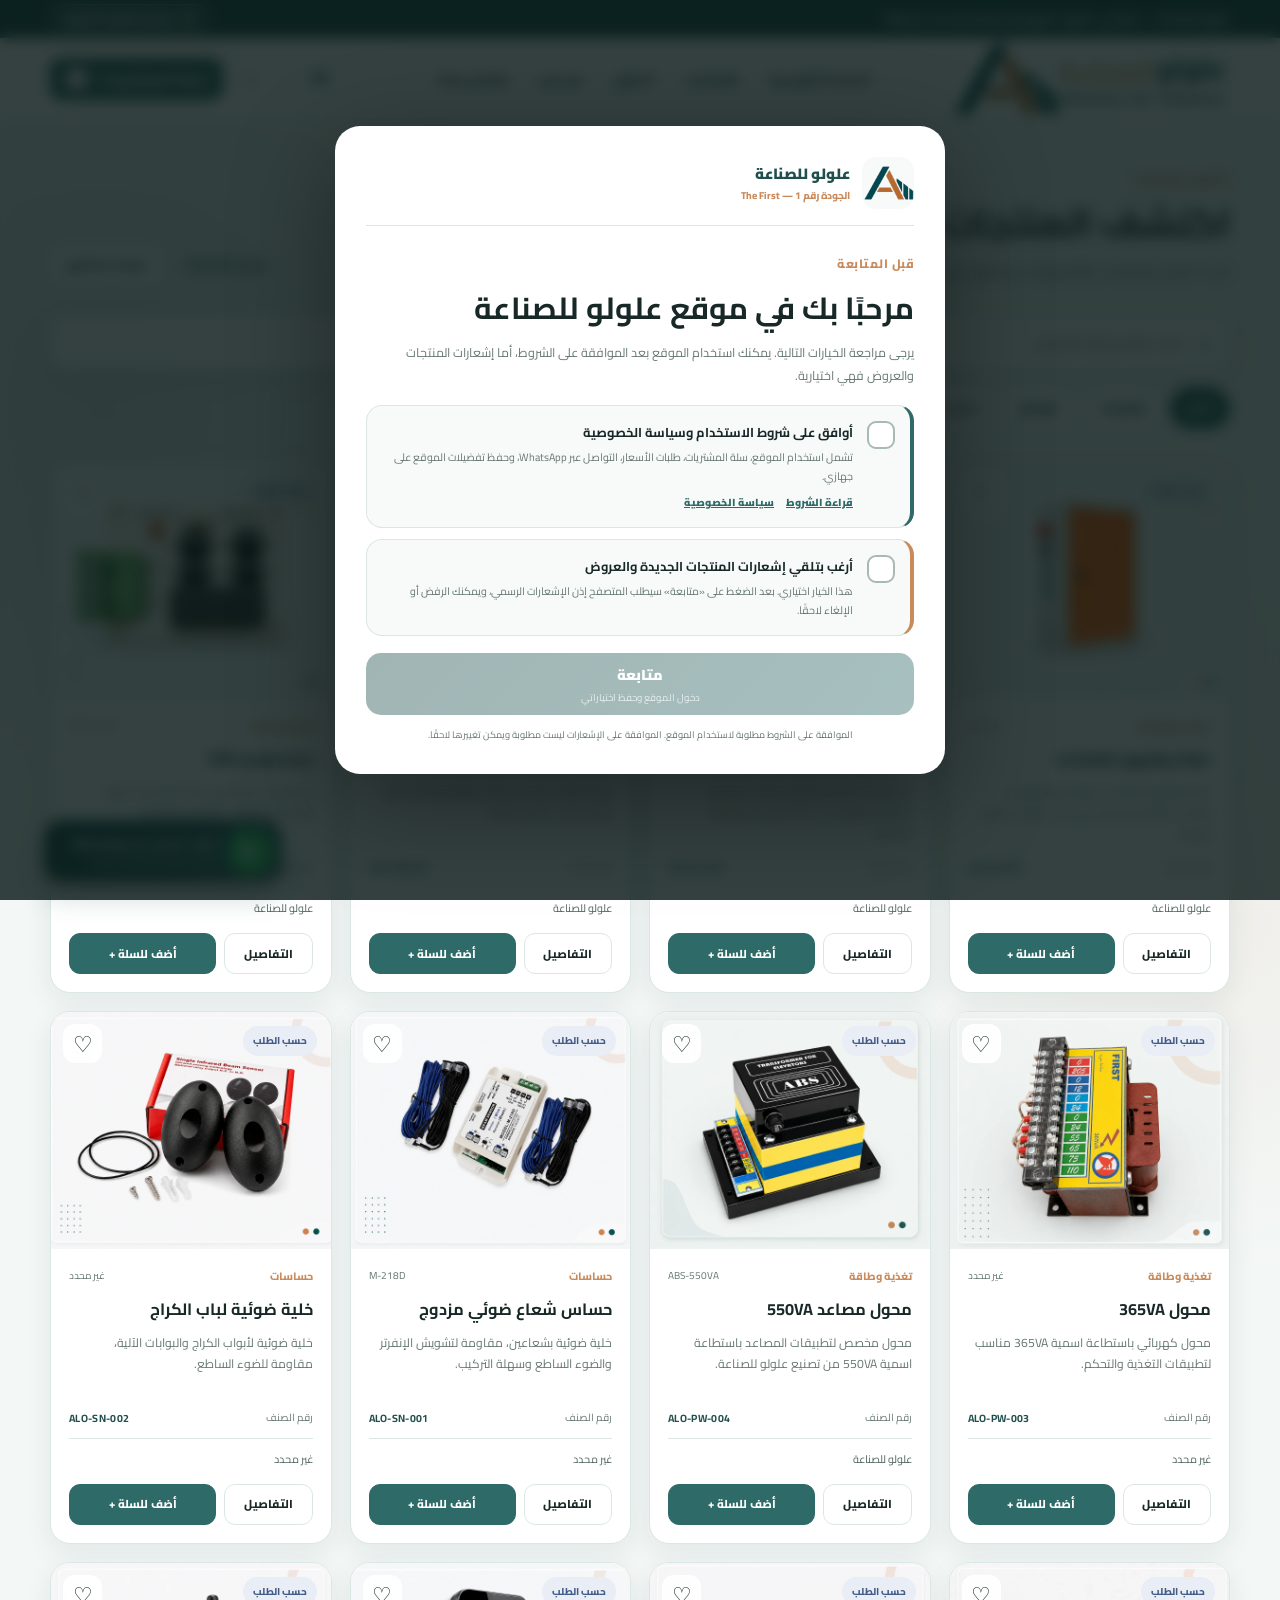
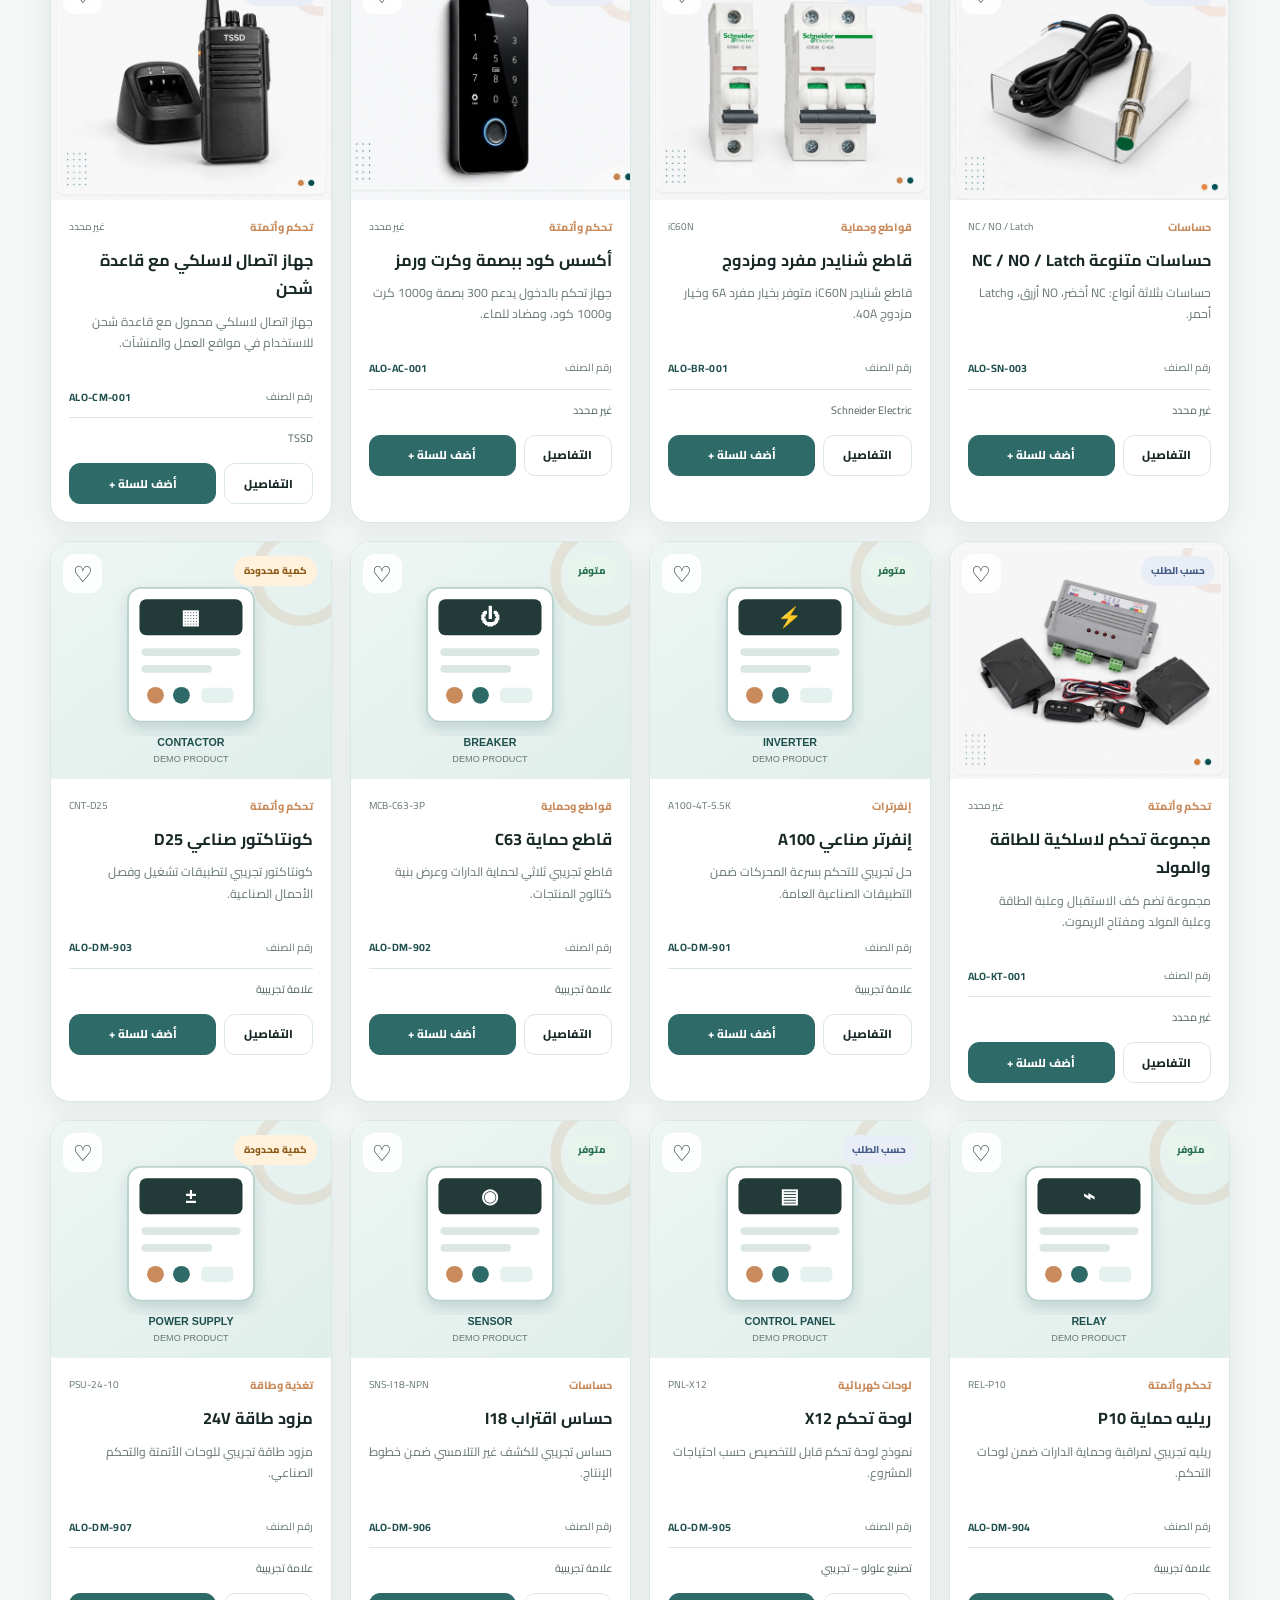
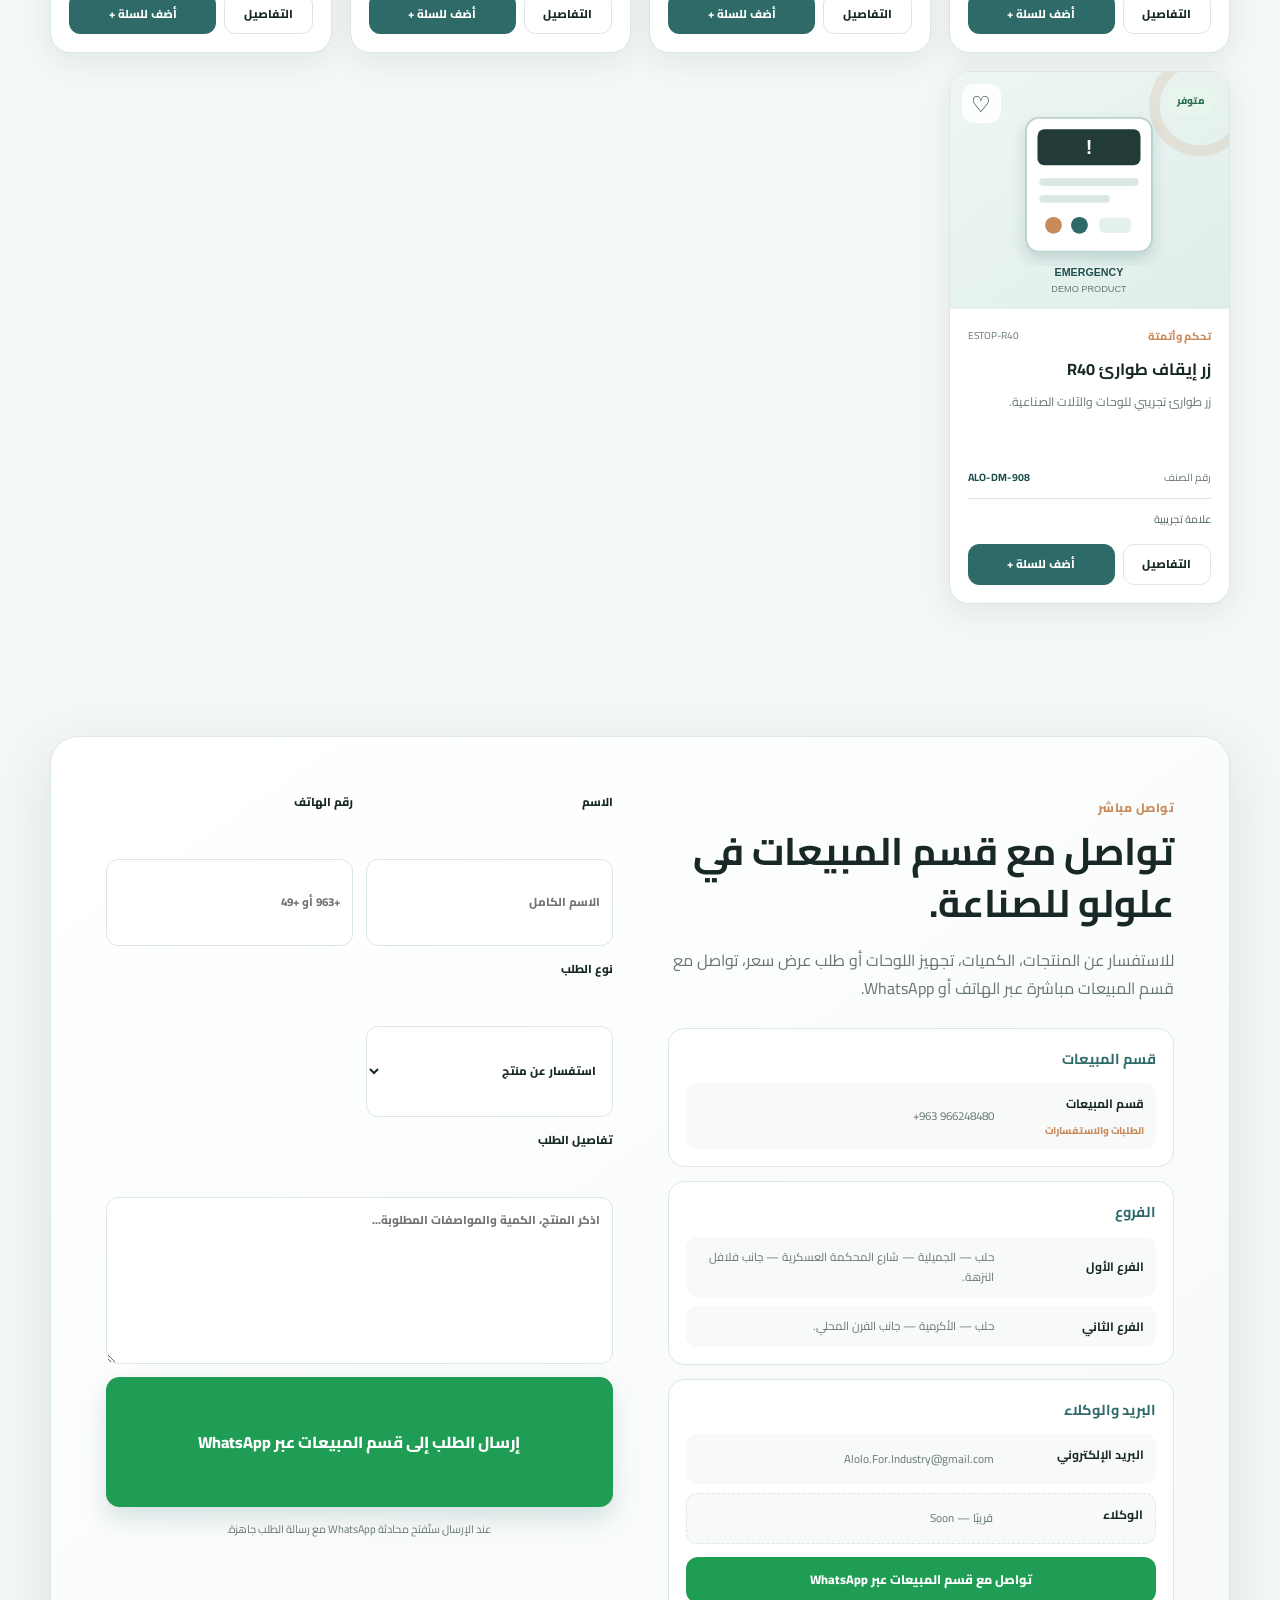
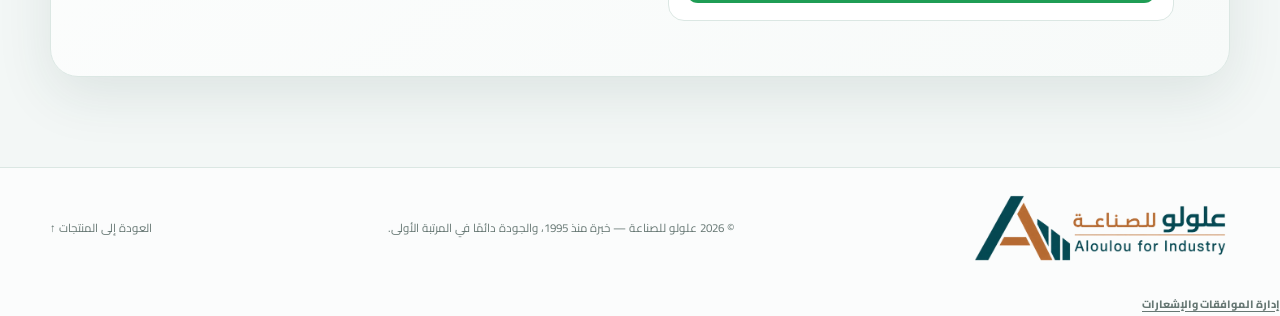
<file: index.html>
<!DOCTYPE html>

<html data-theme="light" dir="rtl" lang="ar">
<head>
<meta charset="utf-8"/>
<meta content="width=device-width, initial-scale=1" name="viewport"/>
<meta content="علولو للصناعة، خبرة منذ عام 1995 في المنتجات والحلول الكهربائية والصناعية وخدمة المشاريع والورش والمنشآت." name="description"/>
<meta content="علولو للصناعة" property="og:title"/>
<meta content="كتالوج علولو للصناعة للمنتجات والحلول الكهربائية والصناعية، مع طلب عرض سعر وتواصل مباشر." property="og:description"/>
<meta content="assets/images/brand/social-cover.png" property="og:image"/>
<meta content="website" property="og:type"/>
<meta content="#2d6a68" name="theme-color"/>
<title>علولو للصناعة | كتالوج وحلول صناعية</title>
<link href="favicon.ico" rel="icon" sizes="any"/>
<link href="apple-touch-icon.png" rel="apple-touch-icon"/>
<link href="site.webmanifest" rel="manifest"/>
<link href="https://fonts.googleapis.com" rel="preconnect"/>
<link crossorigin="" href="https://fonts.gstatic.com" rel="preconnect"/>
<link href="https://fonts.googleapis.com/css2?family=Cairo:wght@400;500;600;700;800&amp;family=Inter:wght@400;500;600;700;800&amp;display=swap" rel="stylesheet"/>
<link href="assets/css/styles.css?v=35.0.0" rel="stylesheet"/>
<script>
(function () {
  var hash = (location.hash || '').toLowerCase();
  var full = hash === '#home' || hash === '#top' || hash === '#solutions' || hash === '#about';
  document.documentElement.classList.toggle('catalog-entry-mode', !full);
}());
</script>
</head>
<body>

<div class="site-consent-modal" id="siteConsentModal" aria-hidden="true">
  <div class="site-consent-backdrop"></div>
  <section class="site-consent-card" role="dialog" aria-modal="true" aria-labelledby="consentTitle">
    <div class="consent-brand">
      <img src="assets/images/brand/aloulou-icon.png" alt="أيقونة علولو للصناعة">
      <div>
        <span>علولو للصناعة</span>
        <small>الجودة رقم 1 — The First</small>
      </div>
    </div>

    <span class="eyebrow">قبل المتابعة</span>
    <h2 id="consentTitle">مرحبًا بك في موقع علولو للصناعة</h2>
    <p class="consent-intro">
      يرجى مراجعة الخيارات التالية. يمكنك استخدام الموقع بعد الموافقة على الشروط، أما إشعارات المنتجات والعروض فهي اختيارية.
    </p>

    <div class="consent-options">
      <label class="consent-option required">
        <input id="consentTerms" type="checkbox">
        <span class="consent-check" aria-hidden="true">✓</span>
        <span class="consent-copy">
          <strong>أوافق على شروط الاستخدام وسياسة الخصوصية</strong>
          <small>
            تشمل استخدام الموقع، سلة المشتريات، طلبات الأسعار، التواصل عبر WhatsApp، وحفظ تفضيلات الموقع على جهازي.
          </small>
          <span class="consent-links">
            <a href="terms.html" target="_blank" rel="noopener">قراءة الشروط</a>
            <a href="privacy.html" target="_blank" rel="noopener">سياسة الخصوصية</a>
          </span>
        </span>
      </label>

      <label class="consent-option optional">
        <input id="consentNotifications" type="checkbox">
        <span class="consent-check" aria-hidden="true">✓</span>
        <span class="consent-copy">
          <strong>أرغب بتلقي إشعارات المنتجات الجديدة والعروض</strong>
          <small>
            هذا الخيار اختياري. بعد الضغط على «متابعة» سيطلب المتصفح إذن الإشعارات الرسمي، ويمكنك الرفض أو الإلغاء لاحقًا.
          </small>
        </span>
      </label>
    </div>

    <p class="consent-status" id="consentStatus" hidden></p>

    <button class="consent-continue" id="consentContinue" type="button" disabled>
      <span>متابعة</span>
      <small>دخول الموقع وحفظ اختياراتي</small>
    </button>

    <p class="consent-footnote">
      الموافقة على الشروط مطلوبة لاستخدام الموقع. الموافقة على الإشعارات ليست مطلوبة ويمكن تغييرها لاحقًا.
    </p>
  </section>
</div>

<a class="skip-link" href="#main">انتقل إلى المحتوى</a>
<div class="demo-bar"><div class="shell demo-bar-inner">
<span>علولو للصناعة — خبرة في الحلول الكهربائية والصناعية منذ عام 1995</span>
<button class="pwa-top-install" id="pwaInstallButton" type="button" aria-label="تحميل وتثبيت تطبيق علولو للصناعة">
<span aria-hidden="true">⇩</span><b id="pwaInstallLabel">تحميل تطبيق الأندرويد</b>
</button>
</div></div>
<header class="site-header" id="top">
<div class="shell header-inner">
<a aria-label="علولو للصناعة - الصفحة الرئيسية" class="brand" data-page-mode="full" href="#top">
<img alt="علولو للصناعة" class="brand-logo brand-logo-light" src="assets/images/brand/aloulou-logo-full.webp"/>
<img alt="علولو للصناعة" class="brand-logo brand-logo-dark" src="assets/images/brand/aloulou-logo-white.png"/>
</a>
<nav aria-label="التنقل الرئيسي" class="main-nav" id="mainNav">
<a data-page-mode="full" href="#top">الصفحة الرئيسية</a>
<a data-page-mode="catalog" href="#products">المنتجات</a>
<a data-page-mode="full" href="#solutions">الحلول</a>
<a data-page-mode="full" href="#about">من نحن</a>
<a data-page-mode="catalog" href="#contact">تواصل معنا</a>
</nav>
<div class="header-actions">
<button class="language-toggle" data-language-toggle type="button" aria-label="Switch to English">EN</button>
<button aria-label="تبديل الوضع الداكن" class="icon-btn" id="themeToggle" type="button"><span aria-hidden="true">☾</span></button>
<button class="quote-btn cart-header-btn" data-cart-open type="button"><span>سلة المشتريات</span><b data-cart-count>0</b></button>
<button aria-controls="mainNav" aria-expanded="false" aria-label="فتح القائمة" class="menu-btn" id="menuToggle" type="button"><span></span><span></span><span></span></button>
</div>
</div>
</header>
<main id="main">
<section class="hero shell">
<div class="hero-copy">
<span class="eyebrow">حلول كهربائية وصناعية</span>
<h1>كل ما يحتاجه مشروعك،<br/><em>من المنتج إلى الحل.</em></h1>
<p>نوفّر منتجات وحلولًا كهربائية وصناعية للورش والمنشآت والمشاريع، مع عرض واضح للمواصفات وطلب سعر مباشر من فريق علولو للصناعة.</p>
<div class="hero-actions">
<a class="primary-btn" href="#products">استكشف المنتجات <span>←</span></a>
<button class="secondary-btn" data-scroll="#contact" type="button">تواصل معنا</button>
</div>
<div class="hero-trust">
<span><b>01</b> خبرة منذ عام 1995</span>
<span><b>02</b> طلب سعر سريع</span>
<span><b>03</b> تصميم مناسب للهاتف</span>
</div>
</div>
<div aria-label="عرض بصري لهوية علولو للصناعة" class="hero-visual">
<div class="industrial-grid"></div>
<div class="panel-visual">
<div class="panel-screen brand-screen">
<img alt="شعار علولو للصناعة الرسمي" src="assets/images/brand/aloulou-logo-full.webp"/>
<small>منتجات وحلول كهربائية وصناعية بخبرة موثوقة وخدمة مباشرة</small>
</div>
<div class="panel-lines"><i></i><i></i><i></i></div>
<div class="panel-controls"><button aria-label="زر تجريبي"></button><button aria-label="زر تجريبي"></button><button aria-label="زر تجريبي"></button></div>
<span class="panel-label">ALOLOU FOR INDUSTRY — SINCE 1995</span>
</div>
<span class="floating-card card-a"><b>1995</b><small>خبرة مستمرة</small></span>
<span class="floating-card card-b"><b>RFQ</b><small>طلب عرض سعر</small></span>
</div>
</section>
<section class="stat-strip">
<div class="shell stats">
<div><strong>15</strong><span>منتجات معروضة</span></div>
<div><strong>6</strong><span>تصنيفات رئيسية</span></div>
<div><strong>RTL</strong><span>واجهة عربية كاملة</span></div>
<div><strong>100%</strong><span>متجاوب مع الهاتف</span></div>
</div>
</section>
<section class="section shell" id="products">
<div class="section-head">
<div><span class="eyebrow">كتالوج المنتجات</span><h2>اكتشف المنتجات</h2><p>ابحث ضمن المنتجات والتصنيفات، واطّلع على المواصفات الفنية، ثم أضف ما تحتاجه إلى طلب عرض السعر.</p></div>
<div class="catalog-header-actions"><a class="text-link" href="#productsGrid">عرض الشبكة <span>←</span></a><button class="catalog-action-btn" id="printCatalog" type="button">طباعة الكتالوج</button></div>
</div>
<div class="catalog-tools">
<label class="search-box"><span aria-hidden="true">⌕</span><input autocomplete="off" id="productSearch" placeholder="ابحث بالاسم أو الموديل..." type="search"/></label>
<div aria-label="فلترة المنتجات" class="filters" id="categoryFilters">
<button class="is-active" data-category="all" type="button">الكل</button>
<button data-category="inverters" type="button">إنفرترات</button>
<button data-category="breakers" type="button">قواطع</button>
<button data-category="control" type="button">تحكم</button>
<button data-category="panels" type="button">لوحات</button>
<button data-category="sensors" type="button">حساسات</button>
<button data-category="power" type="button">طاقة</button>
</div>
</div>
<div aria-live="polite" class="products-grid" id="productsGrid"></div>
<div class="empty-state" hidden="" id="emptyState"><strong>لا توجد منتجات مطابقة</strong><span>جرّب كلمة بحث أو تصنيفًا آخر.</span></div>
</section>
<section class="section shell" id="solutions">
<div class="section-head compact"><div><span class="eyebrow">من المنتج إلى التطبيق</span><h2>حلول حسب احتياجك</h2></div></div>
<div class="solutions-grid">
<article class="solution-card"><span>01</span><div class="solution-icon">⌁</div><h3>التحكم بالمحركات</h3><p>عرض الإنفرترات وعناصر التحكم ضمن مسار واضح يساعد العميل على الوصول إلى المنتج المناسب.</p><a data-filter="inverters" href="#products">استكشف المنتجات ←</a></article>
<article class="solution-card"><span>02</span><div class="solution-icon">▤</div><h3>تجهيز اللوحات</h3><p>استقبال متطلبات المشروع والصور والملفات لتجهيز عرض سعر مخصص.</p><button class="link-button" data-cart-open type="button">افتح سلة المشتريات ←</button></article>
<article class="solution-card"><span>03</span><div class="solution-icon">⏻</div><h3>الحماية والتوزيع</h3><p>تنظيم القواطع وملحقات الحماية ضمن تصنيفات ومواصفات سهلة المقارنة.</p><a data-filter="breakers" href="#products">استكشف المنتجات ←</a></article>
</div>
</section>
<section class="about-section" id="about">
<div class="shell about-grid">
<div class="about-visual"><div class="about-badge about-logo-badge"><img alt="أيقونة علولو للصناعة" src="assets/images/brand/aloulou-icon.png"/><strong>منذ 1995</strong><span>الجودة رقم 1 — The First</span></div><div class="about-lines"></div></div>
<div class="about-copy"><span class="eyebrow">من نحن</span><h2>خبرة صناعية منذ عام 1995، والجودة دائمًا في المرتبة الأولى.</h2><p>علولو للصناعة شركة عائلية تعمل في مجال المنتجات والحلول الكهربائية والصناعية، وتخدم احتياجات الورش والمنشآت والمشاريع من خلال الخبرة العملية، اختيار المنتجات المناسبة، والاستجابة المباشرة لمتطلبات العملاء.</p><p>منذ انطلاقتنا عام 1995، كان مبدأنا واضحًا: تقديم جودة موثوقة وخدمة مسؤولة تجعل العميل شريكًا طويل الأمد. لذلك نعتمد شعارنا: الجودة رقم 1 — The First.</p><ul><li>خبرة متواصلة في السوق منذ عام 1995</li><li>حلول ومستلزمات كهربائية وصناعية</li><li>خدمة مباشرة عبر فرعين داخل مدينة حلب</li><li>التزام بالجودة، الموثوقية وخدمة ما بعد البيع</li></ul><button class="primary-btn" data-scroll="#contact" type="button">تواصل مع الإدارة <span>←</span></button></div>
</div>
</section>
<section class="section shell" id="contact">
<div class="contact-card"><div class="contact-info"><span class="eyebrow">تواصل مباشر</span><h2>تواصل مع قسم المبيعات في علولو للصناعة.</h2><p>للاستفسار عن المنتجات، الكميات، تجهيز اللوحات أو طلب عرض سعر، تواصل مع قسم المبيعات مباشرة عبر الهاتف أو WhatsApp.</p><div class="contact-directory"><section class="contact-group"><h3>قسم المبيعات</h3><a class="contact-person" href="tel:+963966248480"><b>قسم المبيعات</b><small>الطلبات والاستفسارات</small><span>+963 966248480</span></a></section><section class="contact-group"><h3>الفروع</h3><div class="address-item"><b>الفرع الأول</b><span>حلب — الجميلية — شارع المحكمة العسكرية — جانب فلافل النزهة.</span></div><div class="address-item"><b>الفرع الثاني</b><span>حلب — الأكرمية — جانب الفرن المحلي.</span></div></section><section class="contact-group"><h3>البريد والوكلاء</h3><a class="contact-person" href="mailto:Alolo.For.Industry@gmail.com"><b>البريد الإلكتروني</b><span>Alolo.For.Industry@gmail.com</span></a><div class="contact-person is-soon"><b>الوكلاء</b><span>قريبًا — Soon</span></div><a class="whatsapp-btn" href="https://api.whatsapp.com/send?phone=963966248480">تواصل مع قسم المبيعات عبر WhatsApp</a></section></div></div><form class="contact-form" id="contactForm"><label>الاسم<input name="name" placeholder="الاسم الكامل" required=""/></label><label>رقم الهاتف<input inputmode="tel" name="phone" placeholder="+963 أو +49" required=""/></label><label>نوع الطلب<select name="type"><option>استفسار عن منتج</option><option>طلب عرض سعر</option><option>تجهيز لوحة</option><option>طلب جملة</option></select></label><label>تفاصيل الطلب<textarea name="message" placeholder="اذكر المنتج، الكمية والمواصفات المطلوبة..." required="" rows="5"></textarea></label><button class="primary-btn full whatsapp-submit" type="submit">إرسال الطلب إلى قسم المبيعات عبر WhatsApp</button><p class="form-note" id="formNote">عند الإرسال ستُفتح محادثة WhatsApp مع رسالة الطلب جاهزة.</p></form></div>
</section>
</main>
<footer class="site-footer"><div class="shell footer-grid"><div class="brand footer-brand"><img alt="علولو للصناعة" class="brand-logo brand-logo-light" src="assets/images/brand/aloulou-logo-full.webp"/><img alt="علولو للصناعة" class="brand-logo brand-logo-dark" src="assets/images/brand/aloulou-logo-white.png"/></div><p>© <span id="year"></span> علولو للصناعة — خبرة منذ 1995، والجودة دائمًا في المرتبة الأولى.</p><a href="#products">العودة إلى المنتجات ↑</a></div><a class="consent-manage-link" data-consent-manage href="#">إدارة الموافقات والإشعارات</a></footer>

<div aria-label="تواصل سريع عبر واتساب" class="floating-contact" id="floatingContact">
<div aria-live="polite" class="contact-prompt" id="contactPrompt" role="status">
<button aria-label="إخفاء الرسالة" class="prompt-close" id="promptClose" type="button">×</button>
<strong id="contactPromptTitle">تحتاج مساعدة باختيار المنتج؟</strong>
<p id="contactPromptText">اسأل قسم المبيعات مباشرة</p>
</div>
<svg aria-hidden="true" class="contact-guide" width="86" height="54" viewBox="0 0 96 62">
<defs>
<marker id="contactArrowHead" markerHeight="7" markerUnits="strokeWidth" markerWidth="7" orient="auto" refX="6" refY="3.5">
<path d="M0,0 L7,3.5 L0,7 Z"></path>
</marker>
</defs>
<path class="guide-line" d="M10 8 C31 14 57 27 84 53"></path>
</svg>
<a aria-label="اطلب السعر عبر واتساب من قسم المبيعات" class="floating-whatsapp" href="https://wa.me/963966248480" id="floatingWhatsapp" rel="noopener" target="_blank">
<span aria-hidden="true" class="floating-wa-icon">
<svg role="img" width="26" height="26" viewBox="0 0 24 24"><path d="M20.5 11.7a8.5 8.5 0 0 1-12.6 7.4L3.5 20.5l1.4-4.2A8.5 8.5 0 1 1 20.5 11.7Z" fill="none" stroke="currentColor" stroke-linejoin="round" stroke-width="1.8"></path><path d="M8.1 7.7c.2-.4.4-.4.7-.4h.5c.2 0 .4.1.5.5l.7 1.7c.1.3.1.5-.1.7l-.6.7c-.2.2-.1.4 0 .6.7 1.2 1.7 2.1 2.9 2.7.3.1.5.1.7-.1l.8-1c.2-.2.4-.3.7-.2l1.8.9c.3.1.5.3.5.6 0 .3-.2 1.5-1.2 2.1-.7.5-1.7.6-2.8.3-1.7-.5-3.7-1.5-5.3-3.2-1.3-1.4-2.2-3.1-2.5-4.3-.3-1.1 0-2 .4-2.6.5-.7 1.1-1 1.3-1Z" fill="currentColor"></path></svg>
</span>
<span class="floating-wa-copy">
<strong>اطلب السعر عبر WhatsApp</strong>
<small>تواصل مباشرة مع قسم المبيعات</small>
</span>
</a>
</div>
<div aria-live="polite" class="toast" id="toast" role="status"></div>
<script src="assets/js/i18n.js?v=35.0.0"></script>
<script src="assets/js/products.js?v=35.0.0"></script>
<script src="assets/js/cart.js?v=35.0.0"></script>
<script src="assets/js/app.js?v=35.0.0"></script>
<script src="assets/js/whatsapp-cta.js?v=35.0.0"></script>
<script src="assets/js/consent.js?v=35.0.0"></script>
<script src="assets/js/pwa.js?v=35.0.0"></script></body>
</html>
</file>
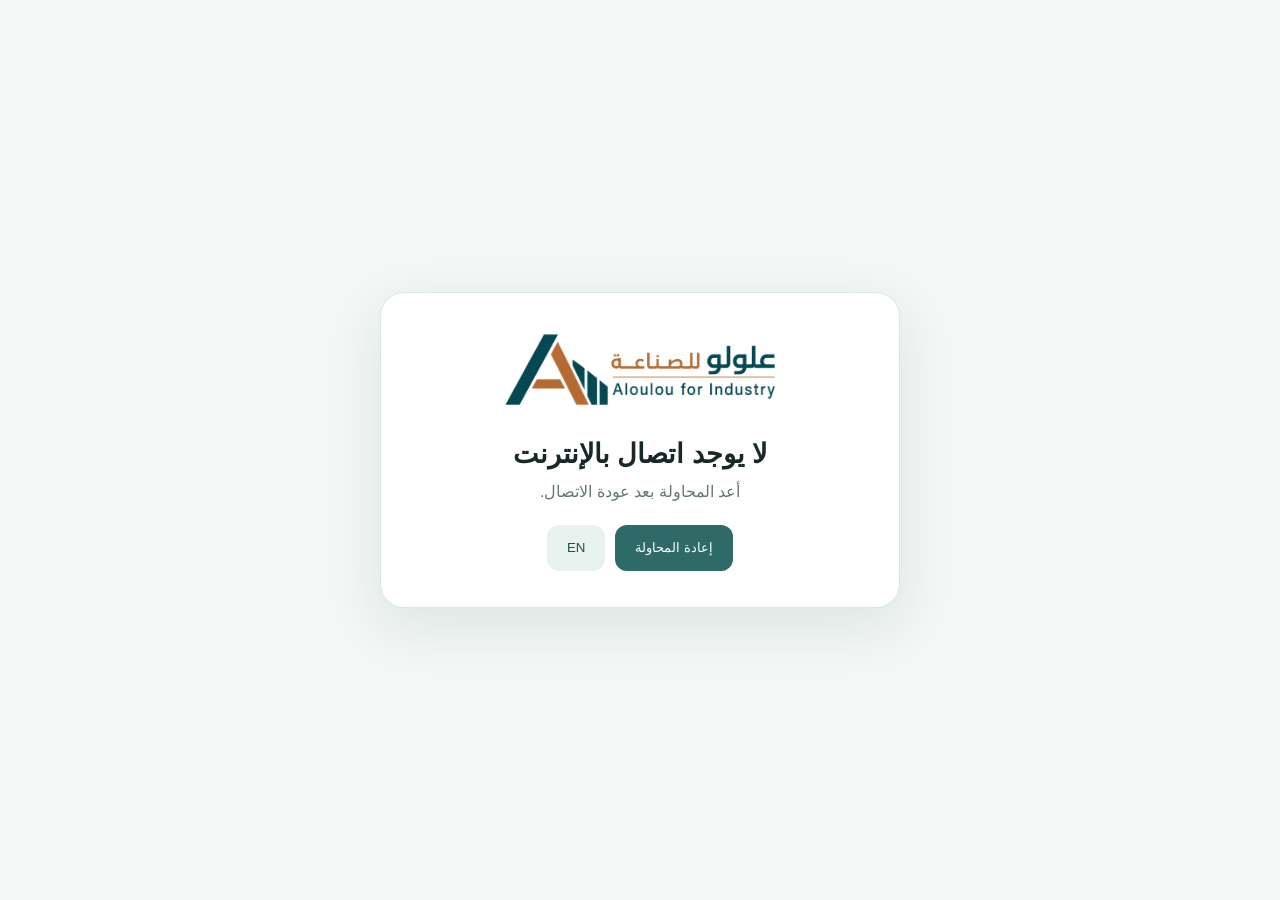
<file: offline.html>
<!doctype html>
<html lang="ar" dir="rtl">
<head>
<meta charset="utf-8">
<meta name="viewport" content="width=device-width,initial-scale=1">
<meta name="theme-color" content="#2d6a68">
<title>لا يوجد اتصال</title>
<style>
*{box-sizing:border-box}
body{margin:0;min-height:100vh;display:grid;place-items:center;padding:24px;background:#f3f7f6;color:#172826;font-family:"Cairo",Tahoma,Arial,sans-serif}
main{width:min(520px,100%);padding:36px 28px;border:1px solid #dbe7e3;border-radius:24px;background:#fff;text-align:center;box-shadow:0 18px 55px rgba(29,67,63,.1)}
img{width:min(280px,80%);height:auto;margin:0 auto 24px}
h1{margin:0 0 12px;font-size:1.7rem}
p{margin:0 0 24px;color:#667773}
.actions{display:flex;justify-content:center;gap:10px;flex-wrap:wrap}
button{min-height:46px;padding:0 20px;border:0;border-radius:12px;background:#2d6a68;color:#fff;font:800 .85rem inherit;cursor:pointer}
button.secondary{background:#e8f2ef;color:#1f4f4d}
html[lang="en"] body,html[lang="en"] button{font-family:"Inter",Arial,sans-serif}
</style>
</head>
<body>
<main>
<img src="assets/images/brand/aloulou-logo-full.webp" alt="علولو للصناعة">
<h1>لا يوجد اتصال بالإنترنت</h1>
<p>أعد المحاولة بعد عودة الاتصال.</p>
<div class="actions">
<button onclick="location.reload()">إعادة المحاولة</button>
<button class="secondary" data-language-toggle type="button">EN</button>
</div>
</main>
<script src="assets/js/i18n.js?v=31.0.0"></script>
</body>
</html>
</file>
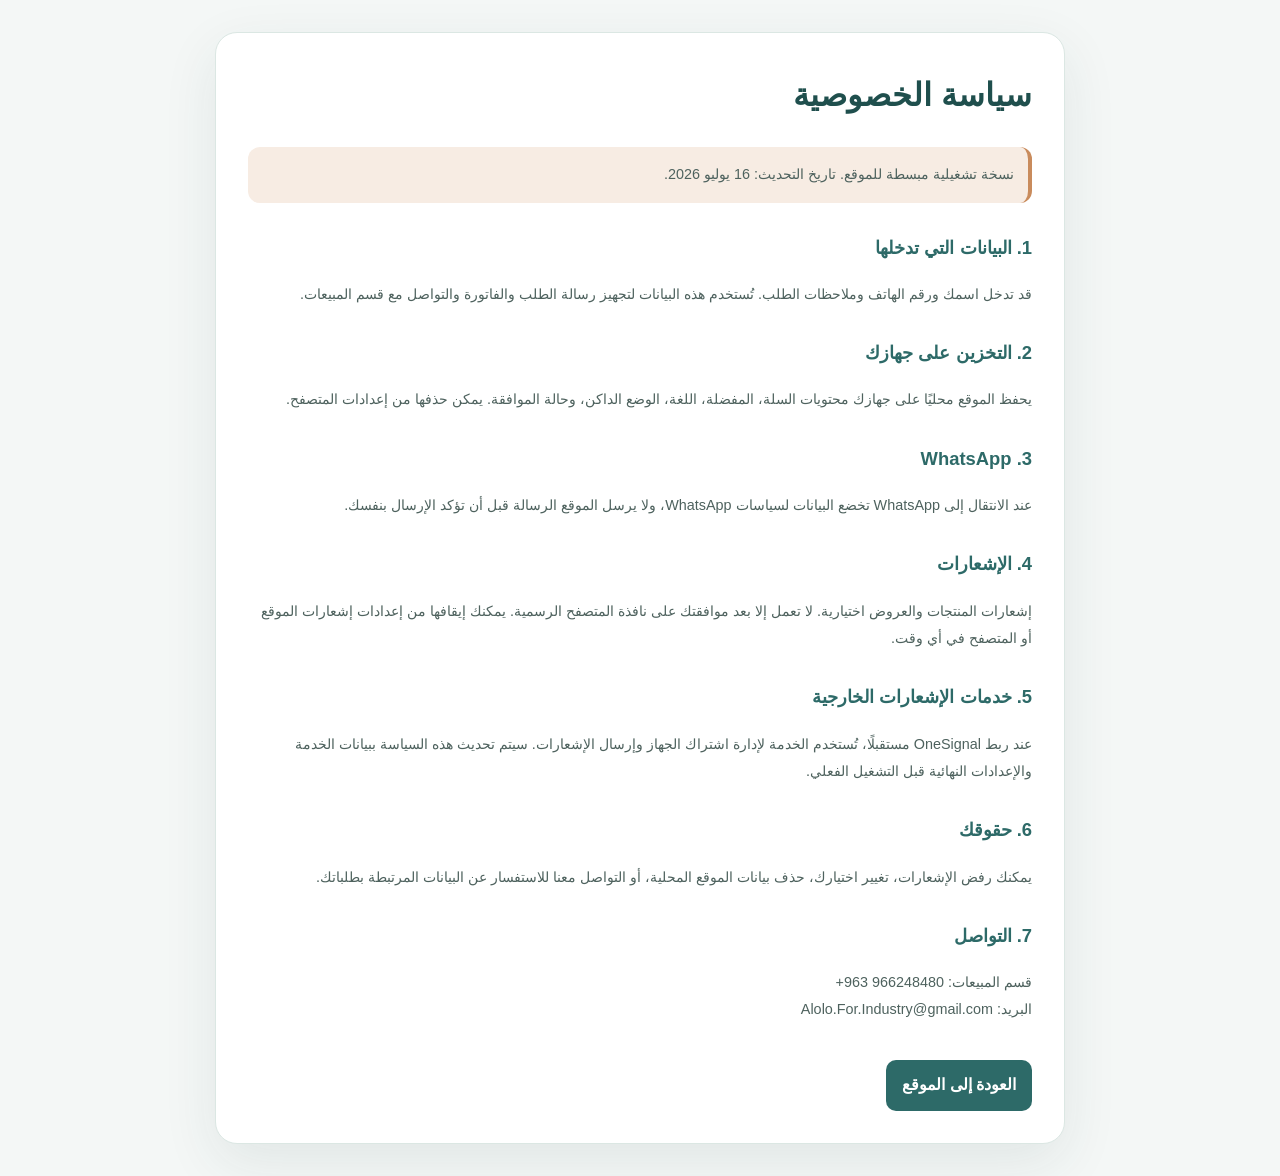
<file: privacy.html>
<!doctype html>
<html lang="ar" dir="rtl">
<head>
<meta charset="utf-8">
<meta name="viewport" content="width=device-width,initial-scale=1">
<title>سياسة الخصوصية | علولو للصناعة</title>
<meta name="theme-color" content="#2d6a68">
<style>
*{box-sizing:border-box}body{margin:0;background:#f4f7f6;color:#172826;font-family:Cairo,Tahoma,Arial,sans-serif;line-height:1.9}
main{width:min(850px,calc(100% - 28px));margin:32px auto;padding:32px;border:1px solid #dbe7e3;border-radius:22px;background:#fff;box-shadow:0 18px 55px rgba(29,67,63,.09)}
h1{color:#1f4f4d;margin-top:0}h2{margin-top:28px;color:#2d6a68;font-size:1.15rem}p,li{font-size:.9rem;color:#4e625e}
.notice{padding:14px;border-right:4px solid #c98b5c;background:#f7ece3;border-radius:12px}
a{color:#2d6a68;font-weight:800}.back{display:inline-block;margin-top:22px;padding:10px 16px;border-radius:10px;background:#2d6a68;color:#fff;text-decoration:none}
</style>
</head>
<body><main>
<h1>سياسة الخصوصية</h1>
<p class="notice">نسخة تشغيلية مبسطة للموقع. تاريخ التحديث: 16 يوليو 2026.</p>
<h2>1. البيانات التي تدخلها</h2>
<p>قد تدخل اسمك ورقم الهاتف وملاحظات الطلب. تُستخدم هذه البيانات لتجهيز رسالة الطلب والفاتورة والتواصل مع قسم المبيعات.</p>
<h2>2. التخزين على جهازك</h2>
<p>يحفظ الموقع محليًا على جهازك محتويات السلة، المفضلة، اللغة، الوضع الداكن، وحالة الموافقة. يمكن حذفها من إعدادات المتصفح.</p>
<h2>3. WhatsApp</h2>
<p>عند الانتقال إلى WhatsApp تخضع البيانات لسياسات WhatsApp، ولا يرسل الموقع الرسالة قبل أن تؤكد الإرسال بنفسك.</p>
<h2>4. الإشعارات</h2>
<p>إشعارات المنتجات والعروض اختيارية. لا تعمل إلا بعد موافقتك على نافذة المتصفح الرسمية. يمكنك إيقافها من إعدادات إشعارات الموقع أو المتصفح في أي وقت.</p>
<h2>5. خدمات الإشعارات الخارجية</h2>
<p>عند ربط OneSignal مستقبلًا، تُستخدم الخدمة لإدارة اشتراك الجهاز وإرسال الإشعارات. سيتم تحديث هذه السياسة ببيانات الخدمة والإعدادات النهائية قبل التشغيل الفعلي.</p>
<h2>6. حقوقك</h2>
<p>يمكنك رفض الإشعارات، تغيير اختيارك، حذف بيانات الموقع المحلية، أو التواصل معنا للاستفسار عن البيانات المرتبطة بطلباتك.</p>
<h2>7. التواصل</h2>
<p>قسم المبيعات: <span dir="ltr">+963 966248480</span><br>البريد: Alolo.For.Industry@gmail.com</p>
<a class="back" href="index.html">العودة إلى الموقع</a>
</main></body></html>
</file>
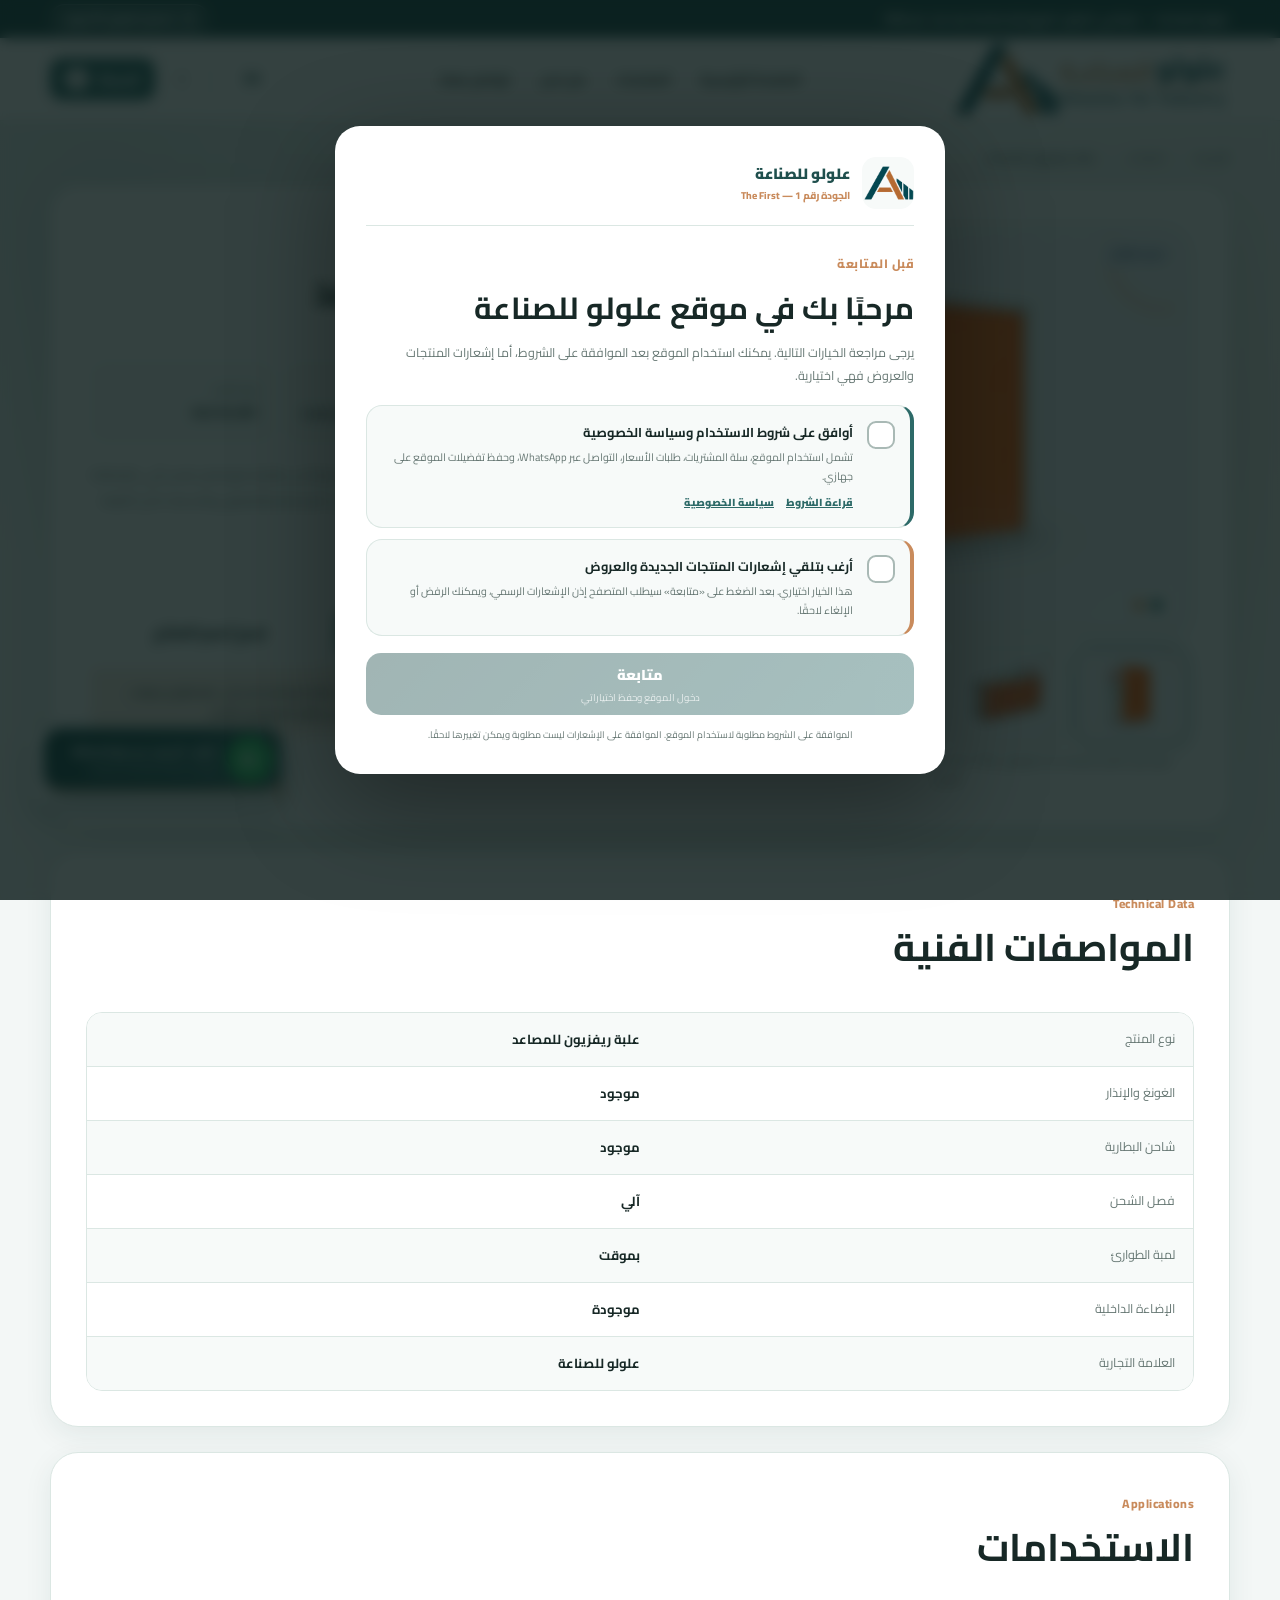
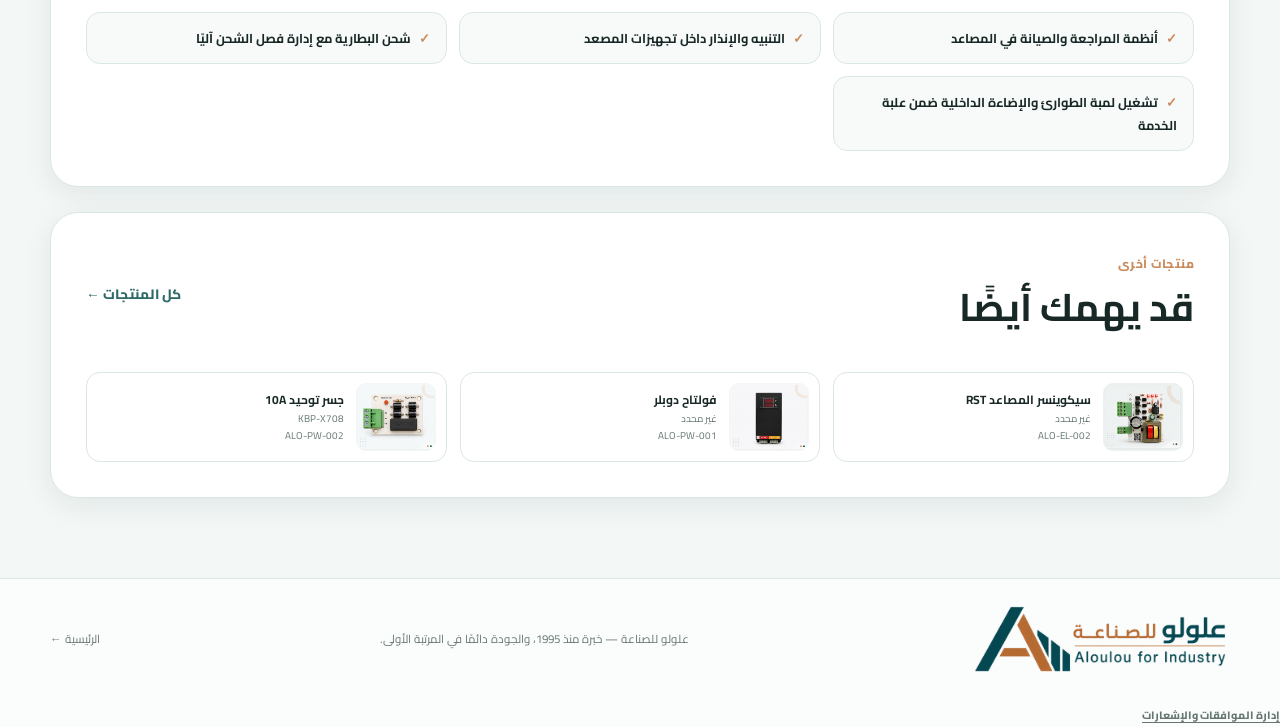
<file: product.html>
<!DOCTYPE html>

<html data-theme="light" dir="rtl" lang="ar">
<head>
<meta charset="utf-8"/><meta content="width=device-width, initial-scale=1" name="viewport"/>
<meta content="#2d6a68" name="theme-color"/><title>تفاصيل المنتج | علولو للصناعة</title>
<meta content="تفاصيل المنتجات والمواصفات ضمن كتالوج علولو للصناعة للحلول الكهربائية والصناعية." name="description"/>
<link href="favicon.ico" rel="icon" sizes="any"/>
<link href="apple-touch-icon.png" rel="apple-touch-icon"/>
<link href="site.webmanifest" rel="manifest"/>
<link href="https://fonts.googleapis.com" rel="preconnect"/><link crossorigin="" href="https://fonts.gstatic.com" rel="preconnect"/><link href="https://fonts.googleapis.com/css2?family=Cairo:wght@400;500;600;700;800&amp;family=Inter:wght@400;500;600;700;800&amp;display=swap" rel="stylesheet"/>
<link href="assets/css/styles.css?v=35.0.0" rel="stylesheet"/>
</head>
<body>

<div class="site-consent-modal" id="siteConsentModal" aria-hidden="true">
  <div class="site-consent-backdrop"></div>
  <section class="site-consent-card" role="dialog" aria-modal="true" aria-labelledby="consentTitle">
    <div class="consent-brand">
      <img src="assets/images/brand/aloulou-icon.png" alt="أيقونة علولو للصناعة">
      <div>
        <span>علولو للصناعة</span>
        <small>الجودة رقم 1 — The First</small>
      </div>
    </div>

    <span class="eyebrow">قبل المتابعة</span>
    <h2 id="consentTitle">مرحبًا بك في موقع علولو للصناعة</h2>
    <p class="consent-intro">
      يرجى مراجعة الخيارات التالية. يمكنك استخدام الموقع بعد الموافقة على الشروط، أما إشعارات المنتجات والعروض فهي اختيارية.
    </p>

    <div class="consent-options">
      <label class="consent-option required">
        <input id="consentTerms" type="checkbox">
        <span class="consent-check" aria-hidden="true">✓</span>
        <span class="consent-copy">
          <strong>أوافق على شروط الاستخدام وسياسة الخصوصية</strong>
          <small>
            تشمل استخدام الموقع، سلة المشتريات، طلبات الأسعار، التواصل عبر WhatsApp، وحفظ تفضيلات الموقع على جهازي.
          </small>
          <span class="consent-links">
            <a href="terms.html" target="_blank" rel="noopener">قراءة الشروط</a>
            <a href="privacy.html" target="_blank" rel="noopener">سياسة الخصوصية</a>
          </span>
        </span>
      </label>

      <label class="consent-option optional">
        <input id="consentNotifications" type="checkbox">
        <span class="consent-check" aria-hidden="true">✓</span>
        <span class="consent-copy">
          <strong>أرغب بتلقي إشعارات المنتجات الجديدة والعروض</strong>
          <small>
            هذا الخيار اختياري. بعد الضغط على «متابعة» سيطلب المتصفح إذن الإشعارات الرسمي، ويمكنك الرفض أو الإلغاء لاحقًا.
          </small>
        </span>
      </label>
    </div>

    <p class="consent-status" id="consentStatus" hidden></p>

    <button class="consent-continue" id="consentContinue" type="button" disabled>
      <span>متابعة</span>
      <small>دخول الموقع وحفظ اختياراتي</small>
    </button>

    <p class="consent-footnote">
      الموافقة على الشروط مطلوبة لاستخدام الموقع. الموافقة على الإشعارات ليست مطلوبة ويمكن تغييرها لاحقًا.
    </p>
  </section>
</div>

<div class="demo-bar"><div class="shell demo-bar-inner">
<span>علولو للصناعة — خبرة في الحلول الكهربائية والصناعية منذ عام 1995</span>
<button class="pwa-top-install" id="pwaInstallButton" type="button" aria-label="تحميل وتثبيت تطبيق علولو للصناعة">
<span aria-hidden="true">⇩</span><b id="pwaInstallLabel">تحميل تطبيق الأندرويد</b>
</button>
</div></div>
<header class="site-header"><div class="shell header-inner"><a aria-label="علولو للصناعة - الصفحة الرئيسية" class="brand" href="index.html#top"><img alt="علولو للصناعة" class="brand-logo brand-logo-light" src="assets/images/brand/aloulou-logo-full.webp"/><img alt="علولو للصناعة" class="brand-logo brand-logo-dark" src="assets/images/brand/aloulou-logo-white.png"/></a><nav class="main-nav detail-nav"><a href="index.html#top">الصفحة الرئيسية</a><a href="index.html#products">المنتجات</a><a href="index.html#about">من نحن</a><a href="index.html#contact">تواصل معنا</a></nav><div class="header-actions"><button class="language-toggle" data-language-toggle type="button" aria-label="Switch to English">EN</button><button aria-label="تبديل الوضع الداكن" class="icon-btn" id="themeToggle" type="button">☾</button><button class="quote-btn cart-header-btn" data-cart-open type="button"><span>السلة</span><b data-cart-count>0</b></button></div></div></header>
<main class="product-page shell" id="productRoot"></main>
<footer class="site-footer"><div class="shell footer-grid"><div class="brand footer-brand"><img alt="علولو للصناعة" class="brand-logo brand-logo-light" src="assets/images/brand/aloulou-logo-full.webp"/><img alt="علولو للصناعة" class="brand-logo brand-logo-dark" src="assets/images/brand/aloulou-logo-white.png"/></div><p>علولو للصناعة — خبرة منذ 1995، والجودة دائمًا في المرتبة الأولى.</p><a href="index.html">الرئيسية ←</a></div><a class="consent-manage-link" data-consent-manage href="#">إدارة الموافقات والإشعارات</a></footer>

<div aria-label="تواصل سريع عبر واتساب" class="floating-contact" id="floatingContact">
<div aria-live="polite" class="contact-prompt" id="contactPrompt" role="status">
<button aria-label="إخفاء الرسالة" class="prompt-close" id="promptClose" type="button">×</button>
<strong id="contactPromptTitle">تحتاج مساعدة باختيار المنتج؟</strong>
<p id="contactPromptText">اسأل قسم المبيعات مباشرة</p>
</div>
<svg aria-hidden="true" class="contact-guide" width="86" height="54" viewBox="0 0 96 62">
<defs>
<marker id="contactArrowHead" markerHeight="7" markerUnits="strokeWidth" markerWidth="7" orient="auto" refX="6" refY="3.5">
<path d="M0,0 L7,3.5 L0,7 Z"></path>
</marker>
</defs>
<path class="guide-line" d="M10 8 C31 14 57 27 84 53"></path>
</svg>
<a aria-label="اطلب السعر عبر واتساب من قسم المبيعات" class="floating-whatsapp" href="https://wa.me/963966248480" id="floatingWhatsapp" rel="noopener" target="_blank">
<span aria-hidden="true" class="floating-wa-icon">
<svg role="img" width="26" height="26" viewBox="0 0 24 24"><path d="M20.5 11.7a8.5 8.5 0 0 1-12.6 7.4L3.5 20.5l1.4-4.2A8.5 8.5 0 1 1 20.5 11.7Z" fill="none" stroke="currentColor" stroke-linejoin="round" stroke-width="1.8"></path><path d="M8.1 7.7c.2-.4.4-.4.7-.4h.5c.2 0 .4.1.5.5l.7 1.7c.1.3.1.5-.1.7l-.6.7c-.2.2-.1.4 0 .6.7 1.2 1.7 2.1 2.9 2.7.3.1.5.1.7-.1l.8-1c.2-.2.4-.3.7-.2l1.8.9c.3.1.5.3.5.6 0 .3-.2 1.5-1.2 2.1-.7.5-1.7.6-2.8.3-1.7-.5-3.7-1.5-5.3-3.2-1.3-1.4-2.2-3.1-2.5-4.3-.3-1.1 0-2 .4-2.6.5-.7 1.1-1 1.3-1Z" fill="currentColor"></path></svg>
</span>
<span class="floating-wa-copy">
<strong>اطلب السعر عبر WhatsApp</strong>
<small>تواصل مباشرة مع قسم المبيعات</small>
</span>
</a>
</div>
<div aria-live="polite" class="toast" id="toast" role="status"></div>
<script src="assets/js/i18n.js?v=35.0.0"></script>
<script src="assets/js/products.js?v=35.0.0"></script><script src="assets/js/cart.js?v=35.0.0"></script><script src="assets/js/product.js?v=35.0.0"></script>
<script src="assets/js/whatsapp-cta.js?v=35.0.0"></script>
<script src="assets/js/consent.js?v=35.0.0"></script>
<script src="assets/js/pwa.js?v=35.0.0"></script></body>
</html>
</file>
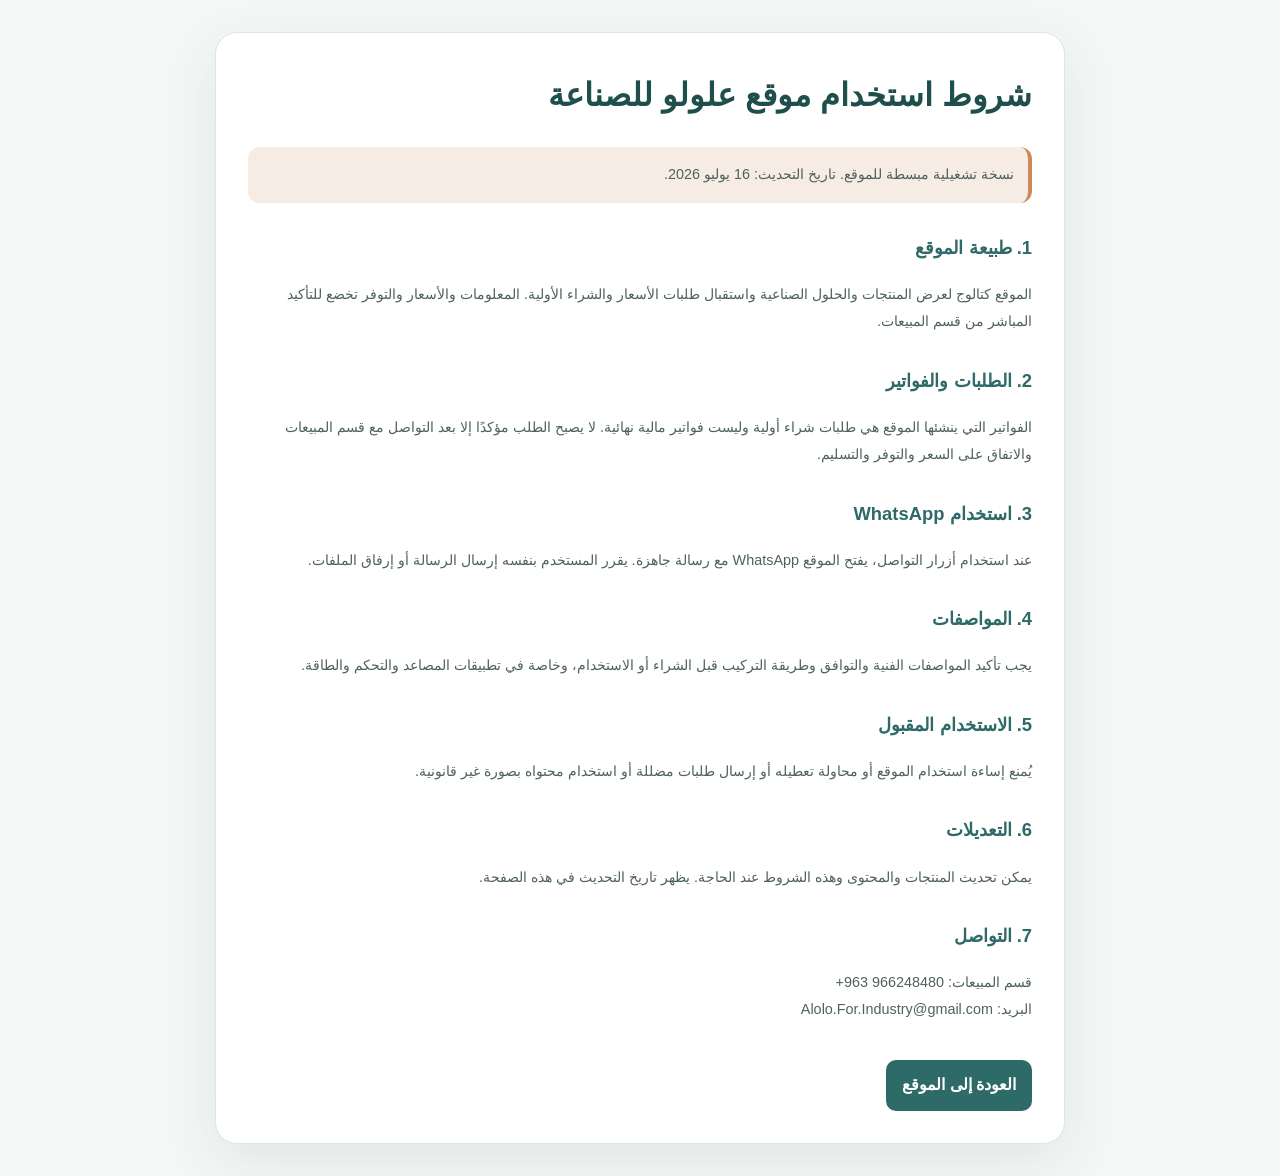
<file: terms.html>
<!doctype html>
<html lang="ar" dir="rtl">
<head>
<meta charset="utf-8">
<meta name="viewport" content="width=device-width,initial-scale=1">
<title>شروط الاستخدام | علولو للصناعة</title>
<meta name="theme-color" content="#2d6a68">
<style>
*{box-sizing:border-box}body{margin:0;background:#f4f7f6;color:#172826;font-family:Cairo,Tahoma,Arial,sans-serif;line-height:1.9}
main{width:min(850px,calc(100% - 28px));margin:32px auto;padding:32px;border:1px solid #dbe7e3;border-radius:22px;background:#fff;box-shadow:0 18px 55px rgba(29,67,63,.09)}
h1{color:#1f4f4d;margin-top:0}h2{margin-top:28px;color:#2d6a68;font-size:1.15rem}p,li{font-size:.9rem;color:#4e625e}
.notice{padding:14px;border-right:4px solid #c98b5c;background:#f7ece3;border-radius:12px}
a{color:#2d6a68;font-weight:800}.back{display:inline-block;margin-top:22px;padding:10px 16px;border-radius:10px;background:#2d6a68;color:#fff;text-decoration:none}
</style>
</head>
<body><main>
<h1>شروط استخدام موقع علولو للصناعة</h1>
<p class="notice">نسخة تشغيلية مبسطة للموقع. تاريخ التحديث: 16 يوليو 2026.</p>
<h2>1. طبيعة الموقع</h2>
<p>الموقع كتالوج لعرض المنتجات والحلول الصناعية واستقبال طلبات الأسعار والشراء الأولية. المعلومات والأسعار والتوفر تخضع للتأكيد المباشر من قسم المبيعات.</p>
<h2>2. الطلبات والفواتير</h2>
<p>الفواتير التي ينشئها الموقع هي طلبات شراء أولية وليست فواتير مالية نهائية. لا يصبح الطلب مؤكدًا إلا بعد التواصل مع قسم المبيعات والاتفاق على السعر والتوفر والتسليم.</p>
<h2>3. استخدام WhatsApp</h2>
<p>عند استخدام أزرار التواصل، يفتح الموقع WhatsApp مع رسالة جاهزة. يقرر المستخدم بنفسه إرسال الرسالة أو إرفاق الملفات.</p>
<h2>4. المواصفات</h2>
<p>يجب تأكيد المواصفات الفنية والتوافق وطريقة التركيب قبل الشراء أو الاستخدام، وخاصة في تطبيقات المصاعد والتحكم والطاقة.</p>
<h2>5. الاستخدام المقبول</h2>
<p>يُمنع إساءة استخدام الموقع أو محاولة تعطيله أو إرسال طلبات مضللة أو استخدام محتواه بصورة غير قانونية.</p>
<h2>6. التعديلات</h2>
<p>يمكن تحديث المنتجات والمحتوى وهذه الشروط عند الحاجة. يظهر تاريخ التحديث في هذه الصفحة.</p>
<h2>7. التواصل</h2>
<p>قسم المبيعات: <span dir="ltr">+963 966248480</span><br>البريد: Alolo.For.Industry@gmail.com</p>
<a class="back" href="index.html">العودة إلى الموقع</a>
</main></body></html>
</file>
<file: assets/css/styles.css>
:root{--bg:#f3f7f6;--surface:#fff;--surface-soft:#f7faf9;--ink:#172826;--muted:#667773;--line:#dbe7e3;--brand:#2d6a68;--brand-dark:#1f4f4d;--brand-soft:#e4f1ef;--accent:#c98b5c;--accent-soft:#f7ece3;--success:#2f7d5a;--warning:#b2762c;--shadow:0 18px 55px rgba(29,67,63,.1);--shadow-soft:0 8px 28px rgba(29,67,63,.08);--radius-xl:28px;--radius-lg:20px;--radius-md:14px;--shell:1180px}*{box-sizing:border-box}html{scroll-behavior:smooth}body{margin:0;min-width:320px;font-family:"Cairo",Tahoma,Arial,sans-serif;color:var(--ink);background:radial-gradient(circle at 8% 8%,rgba(45,106,104,.1),transparent 24rem),radial-gradient(circle at 96% 18%,rgba(201,139,92,.08),transparent 22rem),var(--bg);line-height:1.75}body.no-scroll{overflow:hidden}button,input,select,textarea{font:inherit}button{color:inherit}a{color:inherit}img{max-width:100%;display:block}.shell{width:min(var(--shell),calc(100% - 40px));margin-inline:auto}.skip-link{position:fixed;z-index:200;top:8px;right:8px;transform:translateY(-150%);padding:10px 16px;border-radius:10px;background:var(--brand-dark);color:#fff}.skip-link:focus{transform:none}.demo-bar{padding:8px 16px;text-align:center;background:var(--brand-dark);color:#fff;font-size:.75rem;font-weight:700}.site-header{position:sticky;top:0;z-index:100;border-bottom:1px solid rgba(219,231,227,.9);background:rgba(255,255,255,.88);backdrop-filter:blur(18px)}.header-inner{min-height:82px;display:flex;align-items:center;justify-content:space-between;gap:24px}.brand{display:flex;align-items:center;gap:12px;text-decoration:none}.brand-mark{width:48px;height:48px}.brand span{display:grid;line-height:1.25}.brand strong{font-size:1.05rem}.brand small{margin-top:4px;color:var(--muted);font-size:.68rem;letter-spacing:.05em}.main-nav{display:flex;align-items:center;gap:30px}.main-nav a{text-decoration:none;font-size:.88rem;font-weight:700;color:#344743;position:relative}.main-nav a:after{content:"";position:absolute;right:0;bottom:-8px;width:0;height:2px;background:var(--accent);transition:.2s}.main-nav a:hover:after{width:100%}.header-actions{display:flex;align-items:center;gap:9px}.icon-btn,.menu-btn{width:42px;height:42px;border:1px solid var(--line);border-radius:12px;background:var(--surface);cursor:pointer;display:grid;place-items:center}.icon-btn:hover,.menu-btn:hover{background:var(--brand-soft);border-color:var(--brand)}.quote-btn{height:42px;padding:0 15px;border:0;border-radius:12px;background:var(--brand);color:#fff;font-weight:800;cursor:pointer;text-decoration:none;display:flex;align-items:center;gap:9px}.quote-btn b{min-width:22px;height:22px;display:grid;place-items:center;border-radius:50%;background:#fff;color:var(--brand-dark);font-size:.72rem}.menu-btn{display:none;padding:10px}.menu-btn span{display:block;width:20px;height:2px;background:currentColor;margin:2px}.hero{min-height:640px;padding-block:70px 60px;display:grid;grid-template-columns:1.05fr .95fr;align-items:center;gap:60px}.eyebrow{display:inline-block;color:var(--accent);font-size:.76rem;font-weight:800;letter-spacing:.04em}.hero h1{margin:10px 0 20px;font-size:clamp(2.45rem,5vw,4.6rem);line-height:1.17;letter-spacing:-.04em}.hero h1 em{font-style:normal;color:var(--brand)}.hero-copy>p{max-width:640px;margin:0;color:#455954;font-size:1.04rem}.hero-actions{display:flex;gap:12px;margin-top:30px}.primary-btn,.secondary-btn,.ghost-btn{min-height:48px;padding:0 20px;border-radius:13px;font-weight:800;cursor:pointer;text-decoration:none;display:inline-flex;align-items:center;justify-content:center;gap:10px}.primary-btn{border:1px solid var(--brand);background:var(--brand);color:#fff;box-shadow:0 12px 25px rgba(45,106,104,.18)}.primary-btn:hover{background:var(--brand-dark);transform:translateY(-1px)}.secondary-btn{border:1px solid var(--line);background:var(--surface);color:var(--ink)}.secondary-btn:hover{border-color:var(--brand);background:var(--brand-soft)}.ghost-btn{border:1px solid var(--line);background:transparent}.full{width:100%}.hero-trust{display:flex;flex-wrap:wrap;gap:12px;margin-top:34px}.hero-trust span{display:flex;align-items:center;gap:8px;color:var(--muted);font-size:.76rem;font-weight:700}.hero-trust b{width:30px;height:30px;border-radius:9px;background:var(--brand-soft);color:var(--brand-dark);display:grid;place-items:center;font-size:.65rem}.hero-visual{position:relative;min-height:520px;border-radius:40px;overflow:hidden;background:linear-gradient(145deg,#173e3b,#2d6a68);box-shadow:0 30px 80px rgba(25,62,59,.25)}.industrial-grid{position:absolute;inset:0;background-image:linear-gradient(rgba(255,255,255,.055) 1px,transparent 1px),linear-gradient(90deg,rgba(255,255,255,.055) 1px,transparent 1px);background-size:36px 36px;mask-image:linear-gradient(to bottom,black,transparent)}.hero-visual:before{content:"";position:absolute;width:300px;height:300px;border:55px solid rgba(221,161,111,.12);border-radius:50%;left:-130px;bottom:-130px}.panel-visual{position:absolute;inset:70px 85px;padding:40px;border:2px solid rgba(255,255,255,.3);border-radius:30px;background:linear-gradient(160deg,#edf5f3,#b9d2cd);box-shadow:0 30px 50px rgba(0,0,0,.28);transform:perspective(900px) rotateY(8deg) rotateX(3deg)}.panel-screen{height:130px;padding:24px;border-radius:18px;background:#122421;color:#84d1c8;box-shadow:inset 0 0 30px rgba(112,185,178,.1)}.panel-screen small{display:block;letter-spacing:.15em;font-size:.6rem}.panel-screen strong{display:block;margin-top:12px;font-size:2rem;letter-spacing:.08em}.panel-lines{display:grid;gap:14px;margin-top:30px}.panel-lines i{height:12px;border-radius:999px;background:#d8e7e3}.panel-lines i:nth-child(2){width:75%}.panel-lines i:nth-child(3){width:50%}.panel-controls{display:flex;gap:16px;margin-top:34px}.panel-controls button{width:48px;height:48px;border:8px solid #eef5f3;border-radius:50%;background:#c98b5c;box-shadow:0 4px 10px rgba(0,0,0,.16)}.panel-controls button:nth-child(2){background:#2d6a68}.panel-controls button:nth-child(3){background:#ad4f4f}.panel-label{position:absolute;bottom:25px;left:35px;color:#55706a;font-size:.68rem;font-weight:800;letter-spacing:.12em}.floating-card{position:absolute;padding:14px 18px;border:1px solid rgba(255,255,255,.45);border-radius:16px;background:rgba(255,255,255,.9);box-shadow:var(--shadow);backdrop-filter:blur(10px);display:grid}.floating-card b{color:var(--brand-dark)}.floating-card small{color:var(--muted);font-size:.67rem}.card-a{right:26px;top:34px}.card-b{left:24px;bottom:38px}.stat-strip{border-block:1px solid var(--line);background:rgba(255,255,255,.62)}.stats{display:grid;grid-template-columns:repeat(4,1fr)}.stats div{padding:25px;text-align:center;border-left:1px solid var(--line)}.stats div:last-child{border-left:0}.stats strong{display:block;color:var(--brand);font-size:1.35rem}.stats span{color:var(--muted);font-size:.75rem}.section{padding-block:90px}.section-head{display:flex;align-items:flex-end;justify-content:space-between;gap:24px;margin-bottom:30px}.section-head.compact{align-items:center}.section-head h2,.about-copy h2,.contact-card h2{margin:6px 0 8px;font-size:clamp(1.75rem,3vw,2.55rem);line-height:1.35}.section-head p{margin:0;color:var(--muted)}.text-link{color:var(--brand);text-decoration:none;font-size:.85rem;font-weight:800;white-space:nowrap}.catalog-tools{display:grid;gap:18px;margin-bottom:28px}.search-box{height:54px;display:flex;align-items:center;gap:12px;padding:0 18px;border:1px solid var(--line);border-radius:16px;background:var(--surface);box-shadow:var(--shadow-soft)}.search-box span{font-size:1.4rem;color:var(--brand)}.search-box input{width:100%;border:0;outline:0;background:transparent;color:var(--ink)}.filters{display:flex;gap:8px;overflow:auto;padding-bottom:4px}.filters button{white-space:nowrap;padding:9px 16px;border:1px solid var(--line);border-radius:999px;background:var(--surface);font-size:.78rem;font-weight:700;cursor:pointer}.filters button:hover,.filters button.is-active{border-color:var(--brand);background:var(--brand);color:#fff}.products-grid{display:grid;grid-template-columns:repeat(4,1fr);gap:18px}.product-card{border:1px solid var(--line);border-radius:var(--radius-lg);background:var(--surface);overflow:hidden;box-shadow:var(--shadow-soft);transition:.22s}.product-card:hover{transform:translateY(-5px);box-shadow:var(--shadow)}.product-media{position:relative;aspect-ratio:1.18/1;background:var(--surface-soft);overflow:hidden}.product-media>a,.product-media img{width:100%;height:100%}.product-media img{object-fit:cover;transition:.3s}.product-card:hover .product-media img{transform:scale(1.025)}.favorite-btn{position:absolute;top:12px;left:12px;width:39px;height:39px;border:1px solid rgba(255,255,255,.75);border-radius:12px;background:rgba(255,255,255,.9);font-size:1.35rem;cursor:pointer}.favorite-btn.is-active{background:var(--accent);color:#fff}.status{position:absolute;top:14px;right:14px;padding:6px 10px;border-radius:999px;font-size:.62rem;font-weight:800}.status.available{background:#e7f5ed;color:#28704f}.status.low{background:#fff1db;color:#8d5b17}.status.order{background:#e9edf6;color:#435b87}.product-body{padding:18px}.product-meta{display:flex;justify-content:space-between;gap:10px}.product-meta span{color:var(--accent);font-size:.67rem;font-weight:800}.product-meta small{direction:ltr;color:var(--muted);font-size:.63rem}.product-body h3{margin:9px 0 8px;font-size:1.02rem}.product-body h3 a{text-decoration:none}.product-body p{min-height:68px;margin:0;color:var(--muted);font-size:.76rem;line-height:1.75}.product-brand{margin-top:11px;padding-top:11px;border-top:1px solid var(--line);color:#50645f;font-size:.68rem}.product-actions{display:grid;grid-template-columns:.75fr 1.25fr;gap:8px;margin-top:15px}.details-btn,.add-quote-btn{min-height:41px;border-radius:11px;font-size:.72rem;font-weight:800;display:grid;place-items:center;text-decoration:none;cursor:pointer}.details-btn{border:1px solid var(--line);background:var(--surface)}.add-quote-btn{border:1px solid var(--brand);background:var(--brand);color:#fff}.add-quote-btn.is-added{background:var(--brand-soft);color:var(--brand-dark)}.empty-state{padding:60px;text-align:center;border:1px dashed var(--line);border-radius:var(--radius-lg);background:var(--surface)}.empty-state strong,.empty-state span{display:block}.empty-state span{margin-top:8px;color:var(--muted)}.solutions-grid{display:grid;grid-template-columns:repeat(3,1fr);gap:18px}.solution-card{position:relative;min-height:300px;padding:28px;border:1px solid var(--line);border-radius:var(--radius-xl);background:var(--surface);box-shadow:var(--shadow-soft);overflow:hidden}.solution-card>span{position:absolute;top:12px;left:20px;color:rgba(45,106,104,.11);font-size:4rem;font-weight:800}.solution-icon{width:58px;height:58px;display:grid;place-items:center;border-radius:18px;background:var(--brand-soft);color:var(--brand-dark);font-size:1.7rem}.solution-card h3{margin:24px 0 10px}.solution-card p{color:var(--muted);font-size:.84rem}.solution-card a,.link-button{position:absolute;right:28px;bottom:25px;border:0;background:none;padding:0;color:var(--brand);font-weight:800;font-size:.78rem;text-decoration:none;cursor:pointer}.about-section{padding-block:90px;background:var(--brand-dark);color:#fff}.about-grid{display:grid;grid-template-columns:.8fr 1.2fr;gap:70px;align-items:center}.about-visual{position:relative;min-height:390px;border-radius:36px;background:linear-gradient(145deg,#417f7b,#2d6a68);overflow:hidden}.about-lines{position:absolute;inset:0;background-image:linear-gradient(rgba(255,255,255,.07) 1px,transparent 1px),linear-gradient(90deg,rgba(255,255,255,.07) 1px,transparent 1px);background-size:34px 34px;transform:rotate(-8deg) scale(1.2)}.about-badge{position:absolute;z-index:1;inset:75px;display:grid;place-items:center;border:1px solid rgba(255,255,255,.28);border-radius:50%;background:rgba(255,255,255,.08);backdrop-filter:blur(12px)}.about-badge strong{font-size:5rem}.about-badge span{margin-top:-50px;color:#d6e9e6;font-size:.75rem}.about-copy .eyebrow{color:#dda16f}.about-copy h2{color:#fff}.about-copy p{color:#c9dcda}.about-copy ul{display:grid;grid-template-columns:1fr 1fr;gap:11px;padding:0;margin:24px 0 30px;list-style:none}.about-copy li:before{content:"✓";margin-left:8px;color:#dda16f}.contact-card{display:grid;grid-template-columns:1fr 1fr;gap:55px;padding:clamp(26px,5vw,55px);border:1px solid var(--line);border-radius:var(--radius-xl);background:linear-gradient(145deg,var(--surface),var(--surface-soft));box-shadow:var(--shadow)}.contact-card>div>p{color:var(--muted)}.contact-points{display:grid;gap:12px;margin-top:28px}.contact-points span{display:grid;padding:13px 16px;border:1px solid var(--line);border-radius:13px;background:var(--surface);font-size:.8rem}.contact-points b{color:var(--brand);font-size:.7rem}.contact-form{display:grid;grid-template-columns:1fr 1fr;gap:13px}.contact-form label{display:grid;gap:6px;font-size:.72rem;font-weight:800}.contact-form label:nth-child(4),.contact-form .full,.form-note{grid-column:1/-1}.contact-form input,.contact-form select,.contact-form textarea{width:100%;border:1px solid var(--line);border-radius:12px;background:var(--surface);color:var(--ink);padding:12px;outline:none}.contact-form input:focus,.contact-form select:focus,.contact-form textarea:focus{border-color:var(--brand);box-shadow:0 0 0 3px var(--brand-soft)}.form-note{margin:0;text-align:center;color:var(--muted);font-size:.68rem}.site-footer{border-top:1px solid var(--line);background:rgba(255,255,255,.7)}.footer-grid{min-height:120px;display:flex;align-items:center;justify-content:space-between;gap:20px}.footer-brand .brand-mark{width:42px}.footer-grid p,.footer-grid>a{color:var(--muted);font-size:.72rem}.footer-grid>a{text-decoration:none}.quote-drawer{position:fixed;inset:0;z-index:500;pointer-events:none;visibility:hidden}.quote-drawer.is-open{pointer-events:auto;visibility:visible}.drawer-backdrop{position:absolute;inset:0;background:rgba(10,25,23,.62);opacity:0;transition:.25s}.quote-drawer.is-open .drawer-backdrop{opacity:1}.drawer-panel{position:absolute;top:0;bottom:0;left:0;width:min(430px,92vw);padding:25px;background:var(--surface);transform:translateX(-105%);transition:.3s;box-shadow:20px 0 60px rgba(0,0,0,.2);display:flex;flex-direction:column}.quote-drawer.is-open .drawer-panel{transform:none}.drawer-head{display:flex;align-items:center;justify-content:space-between;padding-bottom:20px;border-bottom:1px solid var(--line)}.drawer-head span{color:var(--accent);font-size:.7rem;font-weight:800}.drawer-head h2{margin:3px 0 0;font-size:1.35rem}.quote-items{display:grid;gap:10px;overflow:auto;padding-block:18px}.quote-item{display:grid;grid-template-columns:64px 1fr 35px;gap:12px;align-items:center;padding:9px;border:1px solid var(--line);border-radius:14px}.quote-item img{width:64px;height:56px;object-fit:cover;border-radius:9px}.quote-item div{display:grid}.quote-item strong{font-size:.78rem}.quote-item small{color:var(--muted);font-size:.62rem;direction:ltr;text-align:right}.quote-item button{width:32px;height:32px;border:0;border-radius:9px;background:var(--surface-soft);cursor:pointer}.quote-empty{margin:auto;text-align:center;color:var(--muted)}.quote-empty strong{color:var(--ink)}.quote-empty p{font-size:.76rem}.drawer-actions{display:grid;gap:9px;margin-top:auto;padding-top:18px;border-top:1px solid var(--line)}.toast{position:fixed;z-index:1000;left:50%;bottom:25px;transform:translate(-50%,30px);padding:11px 17px;border-radius:12px;background:var(--brand-dark);color:#fff;box-shadow:var(--shadow);opacity:0;pointer-events:none;transition:.22s;font-size:.78rem}.toast.is-visible{opacity:1;transform:translate(-50%,0)}.product-page{padding-block:35px 80px}.breadcrumbs{display:flex;gap:9px;align-items:center;margin-bottom:25px;color:var(--muted);font-size:.72rem}.breadcrumbs a{text-decoration:none}.product-detail{display:grid;grid-template-columns:1fr 1fr;gap:55px;align-items:center;padding:45px;border:1px solid var(--line);border-radius:var(--radius-xl);background:var(--surface);box-shadow:var(--shadow)}.detail-image{position:relative;overflow:hidden;border-radius:24px;background:var(--surface-soft)}.detail-image img{width:100%;aspect-ratio:1.2/1;object-fit:cover}.image-note{text-align:center;color:var(--muted);font-size:.68rem;margin-top:10px}.detail-copy h1{margin:7px 0 0;font-size:clamp(2rem,4vw,3.5rem);line-height:1.25}.en-name{margin:5px 0 20px;color:var(--muted);font-size:.85rem;direction:ltr;text-align:right}.detail-code{display:flex;align-items:center;justify-content:space-between;padding:13px 15px;border:1px solid var(--line);border-radius:13px;background:var(--surface-soft)}.detail-code span{font-size:.7rem;color:var(--muted)}.detail-code strong{direction:ltr}.detail-description{color:var(--muted)}.detail-highlights{display:flex;flex-wrap:wrap;gap:8px}.detail-highlights span{padding:7px 10px;border-radius:999px;background:var(--brand-soft);color:var(--brand-dark);font-size:.65rem;font-weight:700}.detail-actions{display:flex;gap:10px;margin-top:25px}.safety-note{padding:13px;border-right:3px solid var(--accent);background:var(--accent-soft);font-size:.68rem!important}.detail-section{margin-top:25px;padding:35px;border:1px solid var(--line);border-radius:var(--radius-xl);background:var(--surface);box-shadow:var(--shadow-soft)}.spec-table{border:1px solid var(--line);border-radius:16px;overflow:hidden}.spec-table div{display:grid;grid-template-columns:1fr 1fr;padding:15px 18px;border-bottom:1px solid var(--line)}.spec-table div:last-child{border-bottom:0}.spec-table div:nth-child(odd){background:var(--surface-soft)}.spec-table span{color:var(--muted);font-size:.78rem}.spec-table strong{font-size:.82rem}.mini-products{display:grid;grid-template-columns:repeat(3,1fr);gap:13px}.mini-products a{display:flex;align-items:center;gap:12px;padding:10px;border:1px solid var(--line);border-radius:14px;text-decoration:none}.mini-products img{width:80px;height:68px;object-fit:cover;border-radius:10px}.mini-products span{display:grid}.mini-products strong{font-size:.75rem}.mini-products small{color:var(--muted);font-size:.62rem;direction:ltr;text-align:right}
html[data-theme=dark]{color-scheme:dark;--bg:#0e1716;--surface:#162220;--surface-soft:#1b2a27;--ink:#ecf6f3;--muted:#a8bbb6;--line:#30433f;--brand:#70b9b2;--brand-dark:#b9e5df;--brand-soft:#203b37;--accent:#dda16f;--accent-soft:#382a22;--shadow:0 18px 55px rgba(0,0,0,.34);--shadow-soft:0 8px 28px rgba(0,0,0,.28)}html[data-theme=dark] body{background:radial-gradient(circle at 8% 8%,rgba(112,185,178,.12),transparent 24rem),radial-gradient(circle at 96% 18%,rgba(221,161,111,.08),transparent 22rem),var(--bg)}html[data-theme=dark] .site-header{background:rgba(22,34,32,.9)}html[data-theme=dark] .main-nav a{color:var(--muted)}html[data-theme=dark] .stat-strip,html[data-theme=dark] .site-footer{background:rgba(22,34,32,.75)}html[data-theme=dark] .panel-visual{background:linear-gradient(160deg,#263b37,#1c2e2a)}html[data-theme=dark] .panel-lines i{background:#405550}html[data-theme=dark] .floating-card{background:rgba(22,34,32,.91)}html[data-theme=dark] .product-media img,html[data-theme=dark] .detail-image img,html[data-theme=dark] .mini-products img{filter:brightness(.86) saturate(.9)}
@media(max-width:1000px){.products-grid{grid-template-columns:repeat(3,1fr)}.hero{gap:35px}.panel-visual{inset:70px 55px}.about-grid{gap:40px}.product-detail{gap:35px}}
@media(max-width:780px){.shell{width:min(var(--shell),calc(100% - 24px))}.header-inner{min-height:70px}.brand-mark{width:42px;height:42px}.brand strong{font-size:.9rem}.main-nav{position:absolute;top:70px;right:12px;left:12px;display:none;flex-direction:column;align-items:stretch;gap:0;padding:12px;border:1px solid var(--line);border-radius:16px;background:var(--surface);box-shadow:var(--shadow)}.main-nav.is-open{display:flex}.main-nav a{padding:12px}.menu-btn{display:grid}.quote-btn span{display:none}.hero{min-height:auto;padding-block:45px;grid-template-columns:1fr}.hero h1{font-size:clamp(2.2rem,12vw,3.5rem)}.hero-visual{min-height:440px}.panel-visual{inset:60px 45px}.stats{grid-template-columns:1fr 1fr}.stats div:nth-child(2){border-left:0}.stats div:nth-child(-n+2){border-bottom:1px solid var(--line)}.products-grid{grid-template-columns:repeat(2,1fr)}.solutions-grid{grid-template-columns:1fr}.about-grid,.contact-card,.product-detail{grid-template-columns:1fr}.about-grid{gap:35px}.contact-form{grid-template-columns:1fr}.contact-form label{grid-column:1/-1}.footer-grid{padding-block:25px;flex-direction:column;text-align:center}.detail-nav{display:flex;position:static;padding:0;border:0;box-shadow:none;background:transparent;flex-direction:row}.detail-nav a:nth-child(2){display:none}.mini-products{grid-template-columns:1fr}}
@media(max-width:520px){.demo-bar{font-size:.65rem}.brand small{display:none}.hero-actions,.detail-actions{flex-direction:column}.hero-trust{display:grid;grid-template-columns:1fr}.hero-visual{min-height:380px;border-radius:28px}.panel-visual{inset:50px 24px;padding:26px}.floating-card{padding:10px 12px}.card-a{right:12px;top:15px}.card-b{left:12px;bottom:15px}.section{padding-block:65px}.section-head{align-items:flex-start;flex-direction:column}.products-grid{grid-template-columns:1fr}.product-body p{min-height:auto}.about-copy ul{grid-template-columns:1fr}.about-badge{inset:55px}.contact-card,.product-detail,.detail-section{padding:24px}.detail-nav{display:none}.spec-table div{grid-template-columns:1fr;gap:3px}.quote-btn{padding:0 12px}}

/* Brand integration additions */
.brand-logo{display:block;height:auto;max-width:100%}
.site-header .brand-logo{width:clamp(180px,24vw,280px)}
.footer-brand .brand-logo{width:clamp(180px,22vw,260px)}
.brand-logo-dark{display:none}
html[data-theme=dark] .brand-logo-light{display:none}
html[data-theme=dark] .brand-logo-dark{display:block}
html[data-theme=light] .brand-logo-light{display:block}
html[data-theme=light] .brand-logo-dark{display:none}
.brand-screen{display:grid;align-content:center;justify-items:start;gap:14px}
.brand-screen img{width:min(100%,340px);height:auto}
.brand-screen small{display:block;letter-spacing:0;font-size:.78rem;line-height:1.6;color:#36514d}
.about-logo-badge{gap:10px;padding:24px}
.about-logo-badge img{width:min(100%,220px);filter:drop-shadow(0 12px 22px rgba(0,0,0,.15))}
.about-logo-badge span{margin-top:0;color:#d6e9e6;font-size:.78rem}
.brand-gallery{display:grid;grid-template-columns:repeat(3,1fr);gap:18px}
.brand-card{display:grid;overflow:hidden;border:1px solid var(--line);border-radius:22px;background:var(--surface);box-shadow:var(--shadow-soft)}
.brand-card img{width:100%;aspect-ratio:1.28/1;object-fit:cover;background:var(--surface-soft)}
.brand-card div{padding:16px 18px 18px}
.brand-card h3{margin:0 0 6px;font-size:1rem}
.brand-card p{margin:0;color:var(--muted);font-size:.78rem;line-height:1.8}
html[data-theme=dark] .brand-card img{filter:brightness(.92)}
@media(max-width:1000px){.brand-gallery{grid-template-columns:repeat(2,1fr)}}
@media(max-width:780px){.site-header .brand-logo{width:clamp(150px,42vw,210px)}.footer-brand .brand-logo{width:clamp(160px,45vw,220px)}}
@media(max-width:520px){.brand-gallery{grid-template-columns:1fr}.brand-screen img{width:min(100%,250px)}}

/* Company profile and contact information */
#products{scroll-margin-top:110px}
.about-logo-badge{align-content:center;justify-items:center}
.about-logo-badge strong{font-size:1.35rem;color:#fff;line-height:1.2}
.about-logo-badge span{margin:0;color:#d6e9e6;text-align:center}
.about-copy>p+p{margin-top:12px}
.contact-info>p{color:var(--muted)}
.contact-directory{display:grid;gap:14px;margin-top:26px}
.contact-group{display:grid;gap:9px;padding:17px;border:1px solid var(--line);border-radius:16px;background:var(--surface)}
.contact-group h3{margin:0 0 3px;color:var(--brand);font-size:.9rem}
.contact-person,.address-item{display:grid;grid-template-columns:minmax(120px,.65fr) minmax(0,1.35fr);align-items:center;gap:8px;padding:10px 12px;border-radius:11px;background:var(--surface-soft);text-decoration:none}
.contact-person:hover{background:var(--brand-soft)}
.contact-person b,.address-item b{font-size:.76rem}
.contact-person small{color:var(--accent);font-size:.62rem;font-weight:800}
.contact-person span,.address-item span{color:var(--muted);font-size:.72rem;direction:ltr;text-align:right;overflow-wrap:anywhere}
.address-item span{direction:rtl}
.contact-person.is-soon{border:1px dashed var(--line)}
.whatsapp-btn{display:flex;align-items:center;justify-content:center;min-height:46px;margin-top:4px;padding:0 16px;border-radius:12px;background:#1f9d55;color:#fff;text-decoration:none;font-size:.78rem;font-weight:800}
.whatsapp-btn:hover{filter:brightness(.94)}
.whatsapp-submit{background:#1f9d55;border-color:#1f9d55}
.whatsapp-submit:hover{background:#178347}
@media(max-width:520px){.contact-person,.address-item{grid-template-columns:1fr;gap:2px}.contact-person span,.address-item span{text-align:right}}
.contact-person>b{grid-column:1;grid-row:1}
.contact-person>small{grid-column:1;grid-row:2}
.contact-person>span{grid-column:2;grid-row:1 / span 2}
@media(max-width:520px){.contact-person>b,.contact-person>small,.contact-person>span{grid-column:1;grid-row:auto}}


/* Added product detail support */
.detail-identifiers{display:grid;grid-template-columns:1fr 1fr;gap:10px;margin-bottom:16px}
.detail-identifiers .detail-code{min-width:0}
.detail-identifiers .detail-code strong{overflow-wrap:anywhere;text-align:left}
.usage-list{display:grid;grid-template-columns:repeat(3,1fr);gap:12px;margin:0;padding:0;list-style:none}
.usage-list li{padding:14px 16px;border:1px solid var(--line);border-radius:14px;background:var(--surface-soft);font-size:.8rem;font-weight:700}
.usage-list li:before{content:"✓";margin-left:8px;color:var(--accent)}
@media(max-width:780px){.usage-list{grid-template-columns:1fr}.detail-identifiers{grid-template-columns:1fr}}

.detail-thumbs{display:grid;grid-template-columns:repeat(auto-fit,minmax(92px,1fr));gap:10px;margin-top:12px}.thumb-btn{padding:0;border:1px solid var(--line);border-radius:16px;background:var(--surface);overflow:hidden;cursor:pointer;box-shadow:var(--shadow-soft)}.thumb-btn img{width:100%;height:80px;object-fit:cover}.thumb-btn.is-active{border-color:var(--brand);box-shadow:0 0 0 2px var(--brand-soft)}@media(max-width:780px){.detail-thumbs{grid-template-columns:repeat(2,1fr)}}

.catalog-header-actions{display:flex;align-items:center;justify-content:flex-end;flex-wrap:wrap;gap:9px}.catalog-action-btn{min-height:40px;padding:0 14px;border:1px solid var(--line);border-radius:11px;background:var(--surface);color:var(--brand-dark);font-size:.75rem;font-weight:800;cursor:pointer}.catalog-action-btn:hover{border-color:var(--brand);background:var(--brand-soft)}.catalog-action-btn.primary{border-color:var(--brand);background:var(--brand);color:#fff}.catalog-action-btn.primary:hover{background:var(--brand-dark)}.catalog-download-fallback{display:flex;justify-content:flex-end;align-items:center;gap:10px;margin:-8px 0 24px;color:var(--muted);font-size:.7rem}.catalog-download-fallback a{color:var(--brand);font-weight:800;text-decoration:none}.catalog-download-fallback a:hover{text-decoration:underline}@media(max-width:780px){.catalog-header-actions{justify-content:flex-start}.catalog-download-fallback{justify-content:flex-start;flex-wrap:wrap}}


/* Animated WhatsApp call-to-action */
.whatsapp-attention-btn{
  position:relative;
  isolation:isolate;
  min-height:48px;
  padding:7px 14px 7px 12px;
  border:1px solid rgba(255,255,255,.36);
  border-radius:14px;
  background:linear-gradient(135deg,#1fa95d,#128247);
  color:#fff;
  text-decoration:none;
  display:inline-flex;
  align-items:center;
  gap:10px;
  box-shadow:0 12px 26px rgba(31,157,85,.24);
  overflow:visible;
  transition:transform .2s ease,box-shadow .2s ease,filter .2s ease;
  animation:whatsapp-gentle-nudge 4.8s ease-in-out infinite;
}
.whatsapp-attention-btn::before{
  content:"";
  position:absolute;
  z-index:-1;
  inset:-1px;
  border-radius:inherit;
  border:2px solid rgba(31,169,93,.38);
  opacity:0;
  animation:whatsapp-soft-ring 4.8s ease-out infinite;
}
.whatsapp-attention-btn::after{
  content:"";
  position:absolute;
  inset:0;
  border-radius:inherit;
  background:linear-gradient(105deg,transparent 24%,rgba(255,255,255,.24) 46%,transparent 67%);
  transform:translateX(130%);
  animation:whatsapp-shine 4.8s ease-in-out infinite;
  pointer-events:none;
  overflow:hidden;
}
.whatsapp-attention-btn:hover,
.whatsapp-attention-btn:focus-visible{
  transform:translateY(-2px);
  box-shadow:0 16px 34px rgba(31,157,85,.32);
  filter:saturate(1.05) brightness(1.02);
  outline:none;
}
.whatsapp-attention-btn:focus-visible{box-shadow:0 0 0 4px var(--brand-soft),0 16px 34px rgba(31,157,85,.32)}
.wa-icon{
  width:34px;
  height:34px;
  flex:0 0 34px;
  border-radius:50%;
  display:grid;
  place-items:center;
  background:rgba(255,255,255,.16);
  box-shadow:inset 0 0 0 1px rgba(255,255,255,.18);
}
.wa-icon svg{width:21px;height:21px}
.wa-copy{display:grid;line-height:1.22;text-align:right;white-space:nowrap}
.wa-copy strong{font-size:.78rem}
.wa-copy small{margin-top:3px;color:rgba(255,255,255,.84);font-size:.59rem;font-weight:700}
.wa-arrow{font-size:1rem;font-weight:900;transition:transform .2s ease}
.whatsapp-attention-btn:hover .wa-arrow{transform:translateX(-3px)}
@keyframes whatsapp-gentle-nudge{
  0%,72%,100%{transform:translateY(0) scale(1)}
  76%{transform:translateY(-2px) scale(1.012)}
  80%{transform:translateY(0) scale(1)}
  84%{transform:translateY(-1px) scale(1.006)}
  88%{transform:translateY(0) scale(1)}
}
@keyframes whatsapp-soft-ring{
  0%,70%{opacity:0;transform:scale(1)}
  74%{opacity:.55;transform:scale(1)}
  90%{opacity:0;transform:scale(1.12)}
  100%{opacity:0;transform:scale(1.12)}
}
@keyframes whatsapp-shine{
  0%,67%{transform:translateX(130%)}
  84%{transform:translateX(-130%)}
  100%{transform:translateX(-130%)}
}
html[data-theme=dark] .whatsapp-attention-btn{background:linear-gradient(135deg,#1ca45a,#0e7540);color:#fff}
@media(max-width:780px){
  .whatsapp-attention-btn{min-height:46px}
  .wa-copy strong{font-size:.74rem}
}
@media(max-width:520px){
  .catalog-header-actions{width:100%}
  .whatsapp-attention-btn{width:100%;justify-content:center}
  .wa-arrow{margin-right:auto}
}
@media(prefers-reduced-motion:reduce){
  .whatsapp-attention-btn,
  .whatsapp-attention-btn::before,
  .whatsapp-attention-btn::after{animation:none}
}


/* GitHub-safe floating WhatsApp contact CTA */
.floating-contact{
  position:fixed;
  z-index:460;
  left:18px;
  bottom:18px;
  width:250px;
  height:140px;
  pointer-events:none;
  isolation:isolate;
}
.floating-contact *{box-sizing:border-box}
.floating-contact>*{pointer-events:auto}

.contact-prompt{
  position:absolute;
  right:8px;
  bottom:68px;
  width:218px;
  min-height:66px;
  padding:12px 34px 11px 14px;
  border:1px solid rgba(45,106,104,.16);
  border-right:3px solid var(--accent);
  border-radius:16px 16px 8px 16px;
  background:rgba(255,255,255,.98);
  box-shadow:0 12px 28px rgba(23,62,59,.13);
  color:var(--ink);
  opacity:0;
  transform:translateY(8px) scale(.975);
  transform-origin:right bottom;
  transition:opacity .3s ease,transform .36s cubic-bezier(.2,.8,.2,1);
  backdrop-filter:blur(12px);
}
.contact-prompt::before{
  content:"";
  position:absolute;
  right:15px;
  top:17px;
  width:7px;
  height:7px;
  border-radius:50%;
  background:#25d366;
  box-shadow:0 0 0 4px rgba(37,211,102,.1);
}
.floating-contact.is-visible .contact-prompt{opacity:1;transform:none}
.contact-prompt strong{
  display:block;
  padding-right:14px;
  color:var(--brand-dark);
  font-size:.83rem;
  line-height:1.45;
}
.contact-prompt p{
  margin:3px 0 0;
  color:var(--muted);
  font-size:.64rem;
  font-weight:650;
  line-height:1.55;
}
.prompt-close{
  position:absolute;
  top:9px;
  left:9px;
  width:24px;
  height:24px;
  border:0;
  border-radius:50%;
  background:var(--brand-soft);
  color:var(--brand);
  cursor:pointer;
  display:grid;
  place-items:center;
  font-weight:800;
  line-height:1;
}

.contact-guide{
  position:absolute;
  right:15px;
  bottom:45px;
  width:86px;
  height:54px;
  overflow:visible;
  opacity:0;
  transform:translateY(5px);
  transition:opacity .28s ease .1s,transform .34s ease .1s;
  pointer-events:none;
  display:block;
}
.floating-contact.is-visible .contact-guide{opacity:1;transform:none}
.contact-guide .guide-line{
  fill:none;
  stroke:var(--accent);
  stroke-width:2.1;
  stroke-linecap:round;
  stroke-dasharray:2 7;
  marker-end:url(#contactArrowHead);
  animation:contact-dots-flow 1.25s linear infinite;
  filter:drop-shadow(0 2px 2px rgba(201,139,92,.16));
}
.contact-guide marker path{fill:var(--accent)}

.floating-whatsapp{
  position:absolute;
  left:0;
  bottom:0;
  width:238px;
  min-height:58px;
  padding:7px 8px 7px 12px;
  border:1px solid rgba(255,255,255,.18);
  border-bottom:2px solid var(--accent);
  border-radius:18px;
  background:linear-gradient(135deg,#184f4d,var(--brand));
  color:#fff;
  text-decoration:none;
  display:grid;
  grid-template-columns:46px 1fr;
  align-items:center;
  gap:10px;
  box-shadow:0 13px 28px rgba(31,79,77,.24),0 3px 9px rgba(20,56,54,.13);
  overflow:hidden;
  transition:transform .22s ease,box-shadow .22s ease,filter .22s ease;
}
.floating-whatsapp::after{
  content:"";
  position:absolute;
  inset:0;
  border-radius:inherit;
  pointer-events:none;
  background:linear-gradient(105deg,transparent 30%,rgba(255,255,255,.13) 48%,transparent 65%);
  background-size:220% 100%;
  animation:floating-wa-shine 7.5s ease-in-out infinite;
}
.floating-whatsapp:hover,
.floating-whatsapp:focus-visible{
  transform:translateY(-2px);
  box-shadow:0 18px 34px rgba(31,79,77,.3),0 6px 12px rgba(20,56,54,.16);
  filter:saturate(1.04);
}
.floating-whatsapp:focus-visible{
  outline:4px solid var(--brand-soft);
  outline-offset:3px;
}

.floating-wa-icon{
  position:relative;
  z-index:1;
  width:46px;
  height:46px;
  min-width:46px;
  min-height:46px;
  max-width:46px;
  max-height:46px;
  border-radius:50%;
  background:#25d366;
  color:#fff;
  display:grid;
  place-items:center;
  box-shadow:inset 0 0 0 1px rgba(255,255,255,.34),0 7px 16px rgba(18,143,75,.25);
}
.floating-wa-icon::before{
  content:"";
  position:absolute;
  inset:-5px;
  border:2px solid rgba(37,211,102,.28);
  border-radius:50%;
  opacity:0;
  animation:wa-ring-pulse 6.5s ease-out infinite;
}
.floating-wa-icon svg{
  display:block !important;
  width:26px !important;
  height:26px !important;
  max-width:26px !important;
  max-height:26px !important;
  min-width:26px !important;
  min-height:26px !important;
  flex:0 0 26px;
}
.floating-wa-icon svg path{
  vector-effect:non-scaling-stroke;
}

.floating-wa-copy{
  position:relative;
  z-index:1;
  display:grid;
  line-height:1.25;
  text-align:right;
  min-width:0;
}
.floating-wa-copy strong{
  display:block;
  font-size:.79rem;
  letter-spacing:0;
  white-space:nowrap;
}
.floating-wa-copy small{
  display:block;
  margin-top:3px;
  color:rgba(255,255,255,.78);
  font-size:.59rem;
  font-weight:600;
  white-space:nowrap;
}

.floating-contact.prompt-hidden .contact-prompt,
.floating-contact.prompt-hidden .contact-guide{
  opacity:0;
  transform:translateY(7px) scale(.98);
  pointer-events:none;
}
.floating-contact.prompt-hidden{height:62px}

@keyframes contact-dots-flow{
  to{stroke-dashoffset:-18}
}
@keyframes wa-ring-pulse{
  0%,78%,100%{transform:scale(.88);opacity:0}
  84%{opacity:.95}
  96%{transform:scale(1.45);opacity:0}
}
@keyframes floating-wa-shine{
  0%,72%{background-position:180% 0;opacity:0}
  78%{opacity:1}
  100%{background-position:-80% 0;opacity:0}
}

html[data-theme=dark] .contact-prompt{
  background:rgba(22,34,32,.98);
  border-color:rgba(112,185,178,.2);
}

@media(max-width:620px){
  .floating-contact{
    left:12px;
    bottom:calc(12px + env(safe-area-inset-bottom));
    width:232px;
    height:138px;
  }
  .floating-whatsapp{
    width:224px;
    min-height:56px;
    grid-template-columns:42px 1fr;
    border-radius:17px;
  }
  .floating-wa-icon{
    width:42px;
    height:42px;
    min-width:42px;
    min-height:42px;
    max-width:42px;
    max-height:42px;
  }
  .floating-wa-icon svg{
    width:24px !important;
    height:24px !important;
    max-width:24px !important;
    max-height:24px !important;
    min-width:24px !important;
    min-height:24px !important;
  }
  .floating-wa-copy strong{font-size:.73rem}
  .floating-wa-copy small{font-size:.55rem}
  .contact-prompt{
    right:6px;
    bottom:64px;
    width:210px;
    min-height:64px;
    padding:11px 34px 10px 13px;
  }
  .contact-prompt strong{font-size:.77rem}
  .contact-prompt p{font-size:.61rem}
  .contact-guide{
    right:12px;
    bottom:40px;
    width:78px;
    height:50px;
  }
}
@media(max-width:380px){
  .floating-contact{width:214px}
  .floating-whatsapp{
    width:206px;
    grid-template-columns:40px 1fr;
    gap:8px;
  }
  .floating-wa-icon{
    width:40px;
    height:40px;
    min-width:40px;
    min-height:40px;
    max-width:40px;
    max-height:40px;
  }
  .contact-prompt{width:198px}
  .floating-wa-copy small{display:none}
}
@media(prefers-reduced-motion:reduce){
  .floating-whatsapp::after,
  .floating-wa-icon::before,
  .contact-guide .guide-line{
    animation:none!important;
  }
  .contact-prompt,
  .contact-guide{
    transition:none;
  }
}
@media print{
  .floating-contact{display:none!important}
}

/* Shopping cart and self-generated purchase invoice */
.cart-header-btn b{min-width:24px}
.cart-drawer{position:fixed;inset:0;z-index:650;pointer-events:none;visibility:hidden}
.cart-drawer.is-open{pointer-events:auto;visibility:visible}
.cart-backdrop,.cart-modal-backdrop{position:absolute;inset:0;background:rgba(10,25,23,.66);opacity:0;transition:.25s}
.cart-drawer.is-open .cart-backdrop,.cart-modal.is-open .cart-modal-backdrop{opacity:1}
.cart-panel{position:absolute;top:0;bottom:0;left:0;width:min(480px,94vw);padding:24px;background:var(--surface);transform:translateX(-105%);transition:.3s;box-shadow:20px 0 65px rgba(0,0,0,.24);display:flex;flex-direction:column}
.cart-drawer.is-open .cart-panel{transform:none}
.cart-head{display:flex;align-items:flex-start;justify-content:space-between;padding-bottom:18px;border-bottom:1px solid var(--line)}
.cart-head span{color:var(--accent);font-size:.7rem;font-weight:800}.cart-head h2{margin:2px 0;font-size:1.45rem}.cart-head p{margin:0;color:var(--muted);font-size:.7rem}.cart-head p b{color:var(--brand)}
.cart-feedback{margin:14px 0 0;padding:12px 14px;border:1px solid rgba(47,125,90,.22);border-radius:14px;background:#e7f5ed;display:grid;color:#28704f}
.cart-feedback strong{font-size:.78rem}.cart-feedback span{font-size:.65rem}
.cart-items{display:grid;gap:11px;overflow:auto;padding-block:16px}
.cart-item{display:grid;grid-template-columns:76px 1fr 34px;gap:12px;align-items:center;padding:10px;border:1px solid var(--line);border-radius:16px;background:var(--surface-soft)}
.cart-item>img{width:76px;height:68px;object-fit:contain;border-radius:11px;background:var(--surface)}
.cart-item-copy{display:grid;min-width:0}.cart-item-copy strong{font-size:.78rem}.cart-item-copy small{color:var(--muted);font-size:.6rem;direction:ltr;text-align:right}
.cart-item-quantity{display:flex;align-items:center;gap:8px;margin-top:8px}.cart-item-quantity button{width:30px;height:30px;border:1px solid var(--line);border-radius:9px;background:var(--surface);cursor:pointer;font-weight:800}.cart-item-quantity b{min-width:26px;text-align:center;color:var(--brand)}
.cart-remove{width:32px;height:32px;border:0;border-radius:9px;background:var(--surface);color:#a54b4b;cursor:pointer;font-size:1.1rem}
.cart-empty{margin:auto;text-align:center;color:var(--muted)}.cart-empty-icon{display:block;font-size:2.7rem}.cart-empty strong{display:block;color:var(--ink);font-size:1rem}.cart-empty p{font-size:.72rem}
.cart-actions{display:grid;gap:9px;margin-top:auto;padding-top:16px;border-top:1px solid var(--line)}
.cart-checkout-btn{width:100%;min-height:62px;padding:10px 16px;border:0;border-radius:15px;background:linear-gradient(135deg,#184f4d,var(--brand));color:#fff;cursor:pointer;display:grid;place-items:center;box-shadow:0 12px 25px rgba(45,106,104,.2)}
.cart-checkout-btn span{font-weight:800;font-size:.86rem}.cart-checkout-btn small{margin-top:2px;color:rgba(255,255,255,.76);font-size:.61rem}.cart-checkout-btn:disabled{opacity:.45;cursor:not-allowed}
.cart-clear{border:0;background:transparent;color:var(--muted);font-size:.68rem;cursor:pointer}
.cart-modal{position:fixed;inset:0;z-index:720;display:grid;place-items:center;padding:18px;pointer-events:none;visibility:hidden}
.cart-modal.is-open{pointer-events:auto;visibility:visible}.cart-modal-card{position:relative;z-index:1;width:min(440px,100%);padding:28px;border:1px solid var(--line);border-radius:24px;background:var(--surface);box-shadow:0 28px 85px rgba(0,0,0,.3);opacity:0;transform:translateY(14px) scale(.98);transition:.25s}.cart-modal.is-open .cart-modal-card{opacity:1;transform:none}
.cart-modal-card h2{margin:4px 0 18px;font-size:1.45rem}.cart-modal-close{position:absolute;top:14px;left:14px;width:34px;height:34px;border:0;border-radius:10px;background:var(--surface-soft);cursor:pointer;font-size:1.2rem}
.quantity-product{display:flex;align-items:center;gap:13px;padding:10px;border:1px solid var(--line);border-radius:15px;background:var(--surface-soft)}.quantity-product img{width:78px;height:68px;object-fit:contain;border-radius:10px;background:var(--surface)}.quantity-product div{display:grid}.quantity-product strong{font-size:.84rem}.quantity-product small{color:var(--muted);font-size:.64rem;direction:ltr;text-align:right}
.quantity-stepper{display:grid;grid-template-columns:52px 1fr 52px;gap:8px;margin:20px 0}.quantity-stepper button,.quantity-stepper input{height:50px;border:1px solid var(--line);border-radius:13px;background:var(--surface);text-align:center;font-weight:800}.quantity-stepper button{cursor:pointer;font-size:1.35rem}.quantity-stepper input{color:var(--brand);font-size:1.1rem}
.checkout-card{width:min(560px,100%)}.checkout-intro{margin:-7px 0 18px;color:var(--muted);font-size:.76rem}.checkout-field{display:grid;gap:6px;margin-top:12px;font-size:.7rem;font-weight:800}.checkout-field input,.checkout-field textarea{width:100%;padding:12px;border:1px solid var(--line);border-radius:12px;background:var(--surface-soft);color:var(--ink);outline:none}.checkout-field input:focus,.checkout-field textarea:focus{border-color:var(--brand);box-shadow:0 0 0 3px var(--brand-soft)}
.checkout-warning{display:grid;gap:4px;margin:16px 0;padding:12px 14px;border-right:4px solid var(--accent);border-radius:10px;background:var(--accent-soft);font-size:.68rem;color:var(--muted)}.checkout-warning strong{color:var(--ink)}.checkout-progress{text-align:center;margin-top:10px;color:var(--brand);font-size:.7rem;font-weight:800}
html[data-theme=dark] .cart-feedback{background:#203b37;color:#b9e5df;border-color:#304f48}
@media(max-width:520px){.cart-panel{padding:18px}.cart-item{grid-template-columns:66px 1fr 32px}.cart-item>img{width:66px;height:60px}.cart-modal{padding:10px;align-items:end}.cart-modal-card{padding:23px 18px 20px;border-radius:22px 22px 0 0;width:100%}.checkout-card{max-height:92vh;overflow:auto}.quantity-stepper{grid-template-columns:48px 1fr 48px}.cart-checkout-btn{min-height:60px}}
@media print{.cart-drawer,.cart-modal{display:none!important}}

/* Local invoice testing guidance */
.checkout-local-warning{display:grid;gap:5px;padding:12px 14px;border:1px solid #e5b25f;border-right:4px solid #c98b5c;border-radius:13px;background:#fff8e8;color:#70461f;font-size:.72rem;line-height:1.7}.checkout-local-warning[hidden]{display:none}.checkout-local-warning strong{font-size:.78rem}.checkout-local-warning code{direction:ltr;display:inline-block;padding:1px 5px;border-radius:5px;background:rgba(201,139,92,.12);font-family:Consolas,monospace}.checkout-progress.is-error{background:#fff0ed!important;color:#9b3428!important;border:1px solid #efb4ab!important;white-space:normal;line-height:1.65}html[data-theme=dark] .checkout-local-warning{background:#362b1d;color:#f0c98d;border-color:#6d5330}html[data-theme=dark] .checkout-progress.is-error{background:#3b2421!important;color:#ffb8ae!important;border-color:#754039!important}


/* v27 — stable catalog-first entry, PWA button, and bilingual interface */
.demo-bar{padding:0}
.demo-bar-inner{min-height:38px;display:flex;align-items:center;justify-content:space-between;gap:16px}
.demo-bar-inner>span{font-size:.72rem;font-weight:700}
.pwa-top-install{min-height:30px;padding:4px 13px;border:1px solid rgba(255,255,255,.34);border-radius:999px;background:rgba(255,255,255,.12);color:#fff;display:inline-flex;align-items:center;justify-content:center;gap:7px;cursor:pointer;font-size:.68rem;transition:.2s ease}
.pwa-top-install:hover,.pwa-top-install:focus-visible{background:#fff;color:var(--brand-dark);outline:none}
.pwa-top-install b{font-weight:800;white-space:nowrap}.pwa-top-install>span{font-size:1rem;line-height:1}
.pwa-top-install.is-ready{box-shadow:0 0 0 3px rgba(255,255,255,.17)}
.pwa-top-install.is-installed{background:rgba(255,255,255,.22)}

/* Default entry: products and contact only. Full mode restores v24 exactly. */
html.catalog-entry-mode .hero,
html.catalog-entry-mode .stat-strip,
html.catalog-entry-mode #solutions,
html.catalog-entry-mode #about{display:none!important}
html.catalog-entry-mode #products{padding-top:42px}
html.catalog-entry-mode #contact{padding-top:42px}

/* Ensure hidden cart/PWA layers never block normal links. */
.cart-drawer:not(.is-open),.cart-modal:not(.is-open){pointer-events:none!important;visibility:hidden!important}
.floating-whatsapp,.whatsapp-btn,.details-btn,.product-media>a,.product-body h3 a{pointer-events:auto;position:relative}

@media(max-width:780px){
  .demo-bar-inner{min-height:42px}
  .demo-bar-inner>span{display:none}
  .pwa-top-install{width:100%;min-height:32px}
  html.catalog-entry-mode #products{padding-top:30px}
}


/* v27 — Complete Arabic / English language switch */
.language-toggle{
  min-width:74px;
  height:42px;
  padding:0 13px;
  border:1px solid var(--line);
  border-radius:12px;
  background:var(--surface);
  color:var(--brand-dark);
  font:800 .76rem/1 "Inter","Cairo",Arial,sans-serif;
  cursor:pointer;
  display:inline-flex;
  align-items:center;
  justify-content:center;
  transition:background .2s ease,border-color .2s ease,color .2s ease,transform .2s ease;
}
.language-toggle:hover,
.language-toggle:focus-visible{
  border-color:var(--brand);
  background:var(--brand-soft);
  color:var(--brand);
  outline:none;
  transform:translateY(-1px);
}
html[data-theme="dark"] .language-toggle{color:#fff}

/* English typography and flow */
html[lang="en"] body,
html[lang="en"] button,
html[lang="en"] input,
html[lang="en"] textarea,
html[lang="en"] select{
  font-family:"Inter","Cairo",Arial,sans-serif;
}
html[dir="ltr"] body{text-align:left}
html[dir="ltr"] .main-nav a::after{right:auto;left:0}
html[dir="ltr"] .hero-copy,
html[dir="ltr"] .section-head,
html[dir="ltr"] .product-body,
html[dir="ltr"] .solution-card,
html[dir="ltr"] .about-copy,
html[dir="ltr"] .contact-info,
html[dir="ltr"] .contact-form,
html[dir="ltr"] .detail-copy,
html[dir="ltr"] .detail-section,
html[dir="ltr"] .breadcrumbs,
html[dir="ltr"] .cart-head,
html[dir="ltr"] .cart-item-copy,
html[dir="ltr"] .cart-modal-card{
  text-align:left;
}
html[dir="ltr"] .product-meta,
html[dir="ltr"] .footer-grid,
html[dir="ltr"] .section-head,
html[dir="ltr"] .contact-card,
html[dir="ltr"] .header-inner{
  direction:ltr;
}
html[dir="ltr"] .product-meta small,
html[dir="ltr"] .cart-item-copy small,
html[dir="ltr"] .en-name{
  text-align:left;
}
html[dir="ltr"] .hero-actions .primary-btn span,
html[dir="ltr"] .about-copy .primary-btn span{
  transform:none;
}
html[dir="ltr"] .about-copy ul{padding-left:20px;padding-right:0}
html[dir="ltr"] .usage-list{padding-left:22px;padding-right:0}
html[dir="ltr"] .contact-form label{text-align:left}
html[dir="ltr"] .search-box input{text-align:left}
html[dir="ltr"] .contact-person{text-align:left}
html[dir="ltr"] .contact-person span{direction:ltr}
html[dir="ltr"] .detail-code{text-align:left}
html[dir="ltr"] .spec-table>div{text-align:left}
html[dir="ltr"] .spec-table>div span{text-align:left}
html[dir="ltr"] .spec-table>div strong{text-align:right}
html[dir="ltr"] .mini-products a{text-align:left}

/* Move the cart drawer to the natural side for English */
html[dir="ltr"] .cart-panel{
  left:auto;
  right:0;
  transform:translateX(105%);
  box-shadow:-20px 0 65px rgba(0,0,0,.24);
}
html[dir="ltr"] .cart-drawer.is-open .cart-panel{transform:none}
html[dir="ltr"] .cart-item{grid-template-columns:76px 1fr 34px}
html[dir="ltr"] .cart-feedback{text-align:left}

/* WhatsApp CTA mirrors to the right in English */
html[dir="ltr"] .floating-contact{
  left:auto;
  right:18px;
}
html[dir="ltr"] .contact-prompt{
  right:auto;
  left:8px;
  padding:12px 14px 11px 34px;
  border-right:1px solid rgba(45,106,104,.16);
  border-left:3px solid var(--accent);
  border-radius:16px 16px 16px 8px;
  transform-origin:left bottom;
  text-align:left;
}
html[dir="ltr"] .contact-prompt::before{right:auto;left:15px}
html[dir="ltr"] .contact-prompt strong{padding-right:0;padding-left:14px}
html[dir="ltr"] .prompt-close{left:auto;right:9px}
html[dir="ltr"] .contact-guide{
  right:auto;
  left:15px;
  transform:scaleX(-1) translateY(5px);
}
html[dir="ltr"] .floating-contact.is-visible .contact-guide{transform:scaleX(-1)}
html[dir="ltr"] .floating-wa-copy{text-align:left}
html[dir="ltr"] .floating-whatsapp{grid-template-columns:46px 1fr}

/* Keep model codes and phone numbers readable in either language */
[dir="ltr"],
.product-meta small,
.detail-code strong,
.contact-person span,
input[inputmode="tel"]{
  unicode-bidi:plaintext;
}

@media(max-width:780px){
  .language-toggle{
    min-width:58px;
    height:40px;
    padding:0 9px;
    font-size:.68rem;
  }
}
@media(max-width:620px){
  html[dir="ltr"] .floating-contact{
    left:auto;
    right:12px;
  }
}
@media(max-width:480px){
  .header-actions{gap:6px}
  .language-toggle{
    min-width:52px;
    padding:0 7px;
  }
}


/* Compact mobile header with the added language control */
@media(max-width:780px){
  .site-header .brand-logo{width:clamp(118px,34vw,150px)}
  .language-toggle{min-width:46px;width:46px;padding:0}
  .header-actions .icon-btn,
  .header-actions .menu-btn{width:38px;height:40px}
  .cart-header-btn{min-width:44px;height:40px;padding:0 10px;justify-content:center}
  .cart-header-btn b{min-width:20px;height:20px}
}
@media(max-width:380px){
  .site-header .brand-logo{width:105px}
  .header-actions{gap:4px}
  .language-toggle{min-width:42px;width:42px;height:38px}
  .header-actions .icon-btn,
  .header-actions .menu-btn{width:35px;height:38px}
  .cart-header-btn{min-width:39px;height:38px;padding:0 8px}
}


/* v29 — PDF + PNG invoice completion flow */
.invoice-ready-card{
  width:min(560px,100%);
  text-align:center;
}
.invoice-ready-icon{
  width:72px;
  height:72px;
  margin:0 auto 14px;
  border-radius:50%;
  display:grid;
  place-items:center;
  background:#e7f5ed;
  color:#28704f;
  box-shadow:0 0 0 8px rgba(40,112,79,.08);
  font-size:2rem;
  font-weight:900;
}
.invoice-ready-card h2{
  margin:5px 0 10px;
}
.invoice-ready-text{
  margin:0;
  color:var(--muted);
  font-size:.78rem;
  line-height:1.75;
}
.invoice-ready-files{
  display:grid;
  gap:9px;
  margin:20px 0 16px;
  text-align:start;
}
.invoice-ready-files>div{
  display:grid;
  grid-template-columns:48px 1fr;
  align-items:center;
  gap:11px;
  min-width:0;
  padding:11px 13px;
  border:1px solid var(--line);
  border-radius:13px;
  background:var(--surface-soft);
}
.invoice-ready-files b{
  min-width:0;
  overflow:hidden;
  text-overflow:ellipsis;
  white-space:nowrap;
  direction:ltr;
  text-align:left;
  color:var(--ink);
  font-size:.66rem;
}
.invoice-file-badge{
  width:48px;
  height:32px;
  border-radius:9px;
  display:grid;
  place-items:center;
  background:#9e332d;
  color:#fff;
  font-size:.62rem;
  font-weight:900;
  letter-spacing:.04em;
}
.invoice-file-badge.image{
  background:#2d6a68;
}

.invoice-download-note{
  margin:-5px 0 13px;
  color:var(--muted);
  font-size:.61rem;
  line-height:1.65;
}
.invoice-next-step{
  display:grid;
  gap:5px;
  margin:16px 0;
  padding:14px;
  border:1px solid rgba(201,139,92,.28);
  border-radius:14px;
  background:var(--accent-soft);
  text-align:start;
}
.invoice-next-step strong{
  color:var(--brand-dark);
  font-size:.8rem;
}
.invoice-next-step span{
  color:var(--muted);
  font-size:.69rem;
  line-height:1.75;
}
.invoice-whatsapp-btn{
  width:100%;
  min-height:58px;
  padding:10px 18px;
  border:0;
  border-radius:15px;
  display:flex;
  align-items:center;
  justify-content:center;
  gap:10px;
  background:#25d366;
  color:#fff;
  box-shadow:0 13px 28px rgba(18,143,75,.22);
  cursor:pointer;
  font:inherit;
  font-size:.86rem;
  font-weight:800;
  line-height:1.2;
}
.invoice-whatsapp-btn:hover,
.invoice-whatsapp-btn:focus-visible{
  background:#1fbd5b;
  transform:translateY(-1px);
  outline:none;
}
.invoice-whatsapp-btn>span{
  width:30px;
  height:30px;
  border-radius:50%;
  display:grid;
  place-items:center;
  background:rgba(255,255,255,.18);
}
.invoice-download-again{
  display:grid;
  grid-template-columns:1fr 1fr;
  gap:9px;
  margin-top:11px;
}
.invoice-download-again .secondary-btn{
  min-height:42px;
  padding-inline:10px;
  font-size:.66rem;
}
.invoice-ready-close-link{
  margin-top:12px;
  padding:5px 12px;
  border:0;
  background:transparent;
  color:var(--muted);
  font:inherit;
  font-size:.67rem;
  font-weight:700;
  cursor:pointer;
}
html[data-theme=dark] .invoice-ready-icon{
  background:#203b37;
  color:#b9e5df;
}
html[dir="ltr"] .invoice-ready-card,
html[dir="ltr"] .invoice-next-step{
  text-align:left;
}
html[dir="rtl"] .invoice-ready-card{
  text-align:center;
}
html[dir="rtl"] .invoice-next-step{
  text-align:right;
}
@media(max-width:520px){
  .invoice-ready-card{
    max-height:94vh;
    overflow:auto;
  }
  .invoice-download-again{
    grid-template-columns:1fr;
  }
}


/* v31 — first-visit consent and optional notification permission */
body.consent-lock{overflow:hidden}
.site-consent-modal{
  position:fixed;
  inset:0;
  z-index:1500;
  display:grid;
  place-items:center;
  padding:18px;
  visibility:hidden;
  pointer-events:none;
}
.site-consent-modal.is-open{
  visibility:visible;
  pointer-events:auto;
}
.site-consent-backdrop{
  position:absolute;
  inset:0;
  background:rgba(8,24,22,.82);
  backdrop-filter:blur(7px);
}
.site-consent-card{
  position:relative;
  z-index:1;
  width:min(610px,100%);
  max-height:94vh;
  overflow:auto;
  padding:30px;
  border:1px solid rgba(255,255,255,.16);
  border-radius:25px;
  background:var(--surface);
  box-shadow:0 30px 100px rgba(0,0,0,.38);
  opacity:0;
  transform:translateY(18px) scale(.98);
  transition:.25s ease;
}
.site-consent-modal.is-open .site-consent-card{
  opacity:1;
  transform:none;
}
.consent-brand{
  display:flex;
  align-items:center;
  gap:12px;
  margin-bottom:22px;
  padding-bottom:16px;
  border-bottom:1px solid var(--line);
}
.consent-brand img{
  width:52px;
  height:52px;
  object-fit:contain;
  border-radius:14px;
  background:var(--surface-soft);
}
.consent-brand div{display:grid}
.consent-brand span{font-size:.93rem;font-weight:900;color:var(--brand-dark)}
.consent-brand small{color:var(--accent);font-size:.63rem;font-weight:800}
.site-consent-card h2{
  margin:5px 0 8px;
  font-size:clamp(1.35rem,4vw,1.9rem);
}
.consent-intro{
  margin:0 0 18px;
  color:var(--muted);
  font-size:.78rem;
  line-height:1.8;
}
.consent-options{display:grid;gap:11px}
.consent-option{
  position:relative;
  display:grid;
  grid-template-columns:30px 1fr;
  gap:12px;
  align-items:start;
  padding:15px;
  border:1px solid var(--line);
  border-radius:16px;
  background:var(--surface-soft);
  cursor:pointer;
  transition:.2s;
}
.consent-option:hover{border-color:var(--brand)}
.consent-option.required{border-right:4px solid var(--brand)}
.consent-option.optional{border-right:4px solid var(--accent)}
.consent-option>input{
  position:absolute;
  opacity:0;
  pointer-events:none;
}
.consent-check{
  width:28px;
  height:28px;
  display:grid;
  place-items:center;
  border:2px solid #a9b9b5;
  border-radius:9px;
  color:transparent;
  background:var(--surface);
  font-size:.9rem;
  font-weight:900;
  transition:.2s;
}
.consent-option input:checked+.consent-check{
  border-color:var(--brand);
  background:var(--brand);
  color:#fff;
}
.consent-option input:focus-visible+.consent-check{
  outline:3px solid var(--brand-soft);
}
.consent-copy{display:grid;gap:5px}
.consent-copy strong{font-size:.8rem;color:var(--ink)}
.consent-copy small{font-size:.67rem;color:var(--muted);line-height:1.75}
.consent-links{display:flex;gap:12px;flex-wrap:wrap;margin-top:3px}
.consent-links a{color:var(--brand);font-size:.64rem;font-weight:900}
.consent-continue{
  width:100%;
  min-height:58px;
  margin-top:17px;
  padding:9px 16px;
  border:0;
  border-radius:15px;
  display:grid;
  place-items:center;
  background:linear-gradient(135deg,var(--brand-dark),var(--brand));
  color:#fff;
  cursor:pointer;
  box-shadow:0 13px 28px rgba(45,106,104,.23);
}
.consent-continue span{font-size:.9rem;font-weight:900}
.consent-continue small{margin-top:2px;color:rgba(255,255,255,.75);font-size:.61rem}
.consent-continue:disabled{
  opacity:.42;
  cursor:not-allowed;
  box-shadow:none;
}
.consent-footnote{
  margin:12px 0 0;
  text-align:center;
  color:var(--muted);
  font-size:.59rem;
  line-height:1.7;
}
.consent-status{
  margin:12px 0 0;
  padding:10px 12px;
  border-radius:11px;
  background:var(--brand-soft);
  color:var(--brand-dark);
  font-size:.67rem;
  line-height:1.7;
}
.consent-status.is-error{background:#fff0ed;color:#9b3428}
.consent-status.is-success{background:#e7f5ed;color:#28704f}
.consent-manage-link{
  color:var(--muted);
  font-size:.67rem;
  font-weight:800;
  text-decoration:underline;
  text-underline-offset:3px;
}
html[dir="ltr"] .consent-option.required,
html[dir="ltr"] .consent-option.optional{
  border-right:1px solid var(--line);
  border-left-width:4px;
  border-left-style:solid;
}
html[dir="ltr"] .consent-option.required{border-left-color:var(--brand)}
html[dir="ltr"] .consent-option.optional{border-left-color:var(--accent)}
html[dir="ltr"] .site-consent-card{text-align:left}
@media(max-width:520px){
  .site-consent-modal{padding:0;align-items:end}
  .site-consent-card{
    width:100%;
    max-height:96vh;
    padding:23px 17px 18px;
    border-radius:24px 24px 0 0;
  }
  .consent-brand{margin-bottom:16px}
  .consent-option{padding:13px}
}
@media print{
  .site-consent-modal,.consent-manage-link{display:none!important}
}


/* Product type selector: used only for products that have user-requested variants. */
.product-variant-selector{display:grid;gap:7px;margin:16px 0 4px;padding:14px 16px;border:1px solid var(--line);border-inline-start:5px solid var(--variant-color,#2d6a68);border-radius:14px;background:var(--surface-soft)}
.product-variant-selector span{font-weight:800;color:var(--ink)}
.product-variant-selector select{width:100%;min-height:44px;padding:8px 12px;border:1px solid var(--line);border-radius:10px;background:var(--surface);color:var(--ink);font:700 15px "Cairo","Noto Sans Arabic",Tahoma,Arial,sans-serif;cursor:pointer}
html[dir="ltr"] .product-variant-selector select{font-family:"Inter",Arial,sans-serif}

.product-article{display:flex;align-items:center;justify-content:space-between;gap:10px;margin-top:9px;color:var(--muted);font-size:.64rem}
.product-article b{direction:ltr;color:var(--brand-dark);font-size:.66rem;letter-spacing:.03em}
.detail-identifiers{grid-template-columns:repeat(3,minmax(0,1fr))}
@media(max-width:980px){.detail-identifiers{grid-template-columns:1fr 1fr}}
@media(max-width:780px){.detail-identifiers{grid-template-columns:1fr}}


/* v34 - desktop product-details UX refinement */
@media (min-width:1001px){
  .product-page{padding-block:26px 80px}
  .breadcrumbs{margin-bottom:18px}
  .product-detail{
    grid-template-columns:minmax(0,.92fr) minmax(0,1.08fr);
    gap:42px;
    align-items:start;
    padding:38px 40px;
  }
  .detail-gallery{position:sticky;top:104px;align-self:start;min-width:0}
  .detail-image{border:1px solid var(--line);box-shadow:var(--shadow-soft)}
  .detail-image img{aspect-ratio:1.18/1;object-fit:contain}
  .detail-copy{min-width:0;padding-block:8px}
  .detail-copy h1{
    margin-top:8px;
    font-size:clamp(2.35rem,3vw,3rem);
    line-height:1.16;
    letter-spacing:-.025em;
    text-wrap:balance;
  }
  .en-name{margin:7px 0 18px;font-size:.82rem}
  .detail-identifiers{grid-template-columns:1.15fr .85fr 1fr;gap:11px;margin-bottom:18px}
  .detail-code{
    min-height:82px;
    padding:13px 15px;
    flex-direction:column;
    align-items:flex-start;
    justify-content:center;
    gap:5px;
  }
  .detail-code span{font-size:.65rem}
  .detail-code strong{width:100%;font-size:.82rem;line-height:1.5;text-align:right;direction:inherit}
  .detail-identifiers .detail-code:last-child strong{direction:ltr;text-align:right}
  html[dir="ltr"] .detail-code strong,
  html[dir="ltr"] .detail-identifiers .detail-code:last-child strong{text-align:left}
  .detail-description{margin:0 0 15px;font-size:.85rem;line-height:1.95}
  .detail-highlights{gap:7px}
  .detail-highlights span{padding:7px 11px}
  .detail-actions{display:grid;grid-template-columns:1.15fr .85fr;gap:10px;margin-top:20px}
  .detail-actions button{width:100%;min-height:49px;justify-content:center}
  .safety-note{margin:12px 0 0;padding:14px 16px;font-size:.7rem!important;line-height:1.8}
  .detail-thumbs{grid-template-columns:repeat(4,minmax(0,1fr));gap:9px;margin-top:11px}
  .thumb-btn{border-radius:14px}
  .thumb-btn img{height:auto;aspect-ratio:1.18/1;object-fit:cover}
  .thumb-btn.is-active{box-shadow:0 0 0 2px var(--brand-soft),var(--shadow-soft)}
  .image-note{margin:8px 8px 0;line-height:1.65}
}
@media (min-width:1001px) and (max-width:1240px){
  .product-detail{grid-template-columns:minmax(0,.95fr) minmax(0,1.05fr);gap:30px;padding:32px}
  .detail-copy h1{font-size:clamp(2.15rem,3.5vw,2.65rem)}
  .detail-identifiers{grid-template-columns:1fr 1fr}
  .detail-identifiers .detail-code:last-child{grid-column:1/-1;min-height:68px}
}


/* v35 - Floating WhatsApp prompt: compact, separate, and non-overlapping */
.floating-contact{
  width:264px;
  height:154px;
}
.contact-prompt{
  right:0;
  bottom:78px;
  width:252px;
  min-height:0;
  padding:12px 34px 12px 14px;
  overflow:visible;
}
.contact-prompt::after{
  content:"";
  position:absolute;
  right:22px;
  bottom:-8px;
  width:14px;
  height:14px;
  background:inherit;
  border-right:1px solid rgba(45,106,104,.16);
  border-bottom:1px solid rgba(45,106,104,.16);
  transform:rotate(45deg);
}
.contact-prompt strong{
  font-size:.79rem;
  line-height:1.4;
}
.contact-prompt p{
  font-size:.61rem;
  line-height:1.5;
  overflow-wrap:anywhere;
}
.contact-guide{display:none!important}
.floating-contact.prompt-hidden{height:62px}
html[dir="ltr"] .contact-prompt{
  right:auto;
  left:0;
  padding:12px 14px 12px 34px;
}
html[dir="ltr"] .contact-prompt::after{
  right:auto;
  left:22px;
  border-right:0;
  border-bottom:0;
  border-left:1px solid rgba(45,106,104,.16);
  border-top:1px solid rgba(45,106,104,.16);
}
@media(max-width:620px){
  .floating-contact{
    width:246px;
    height:148px;
  }
  .contact-prompt{
    width:232px;
    bottom:75px;
  }
}
</file>
